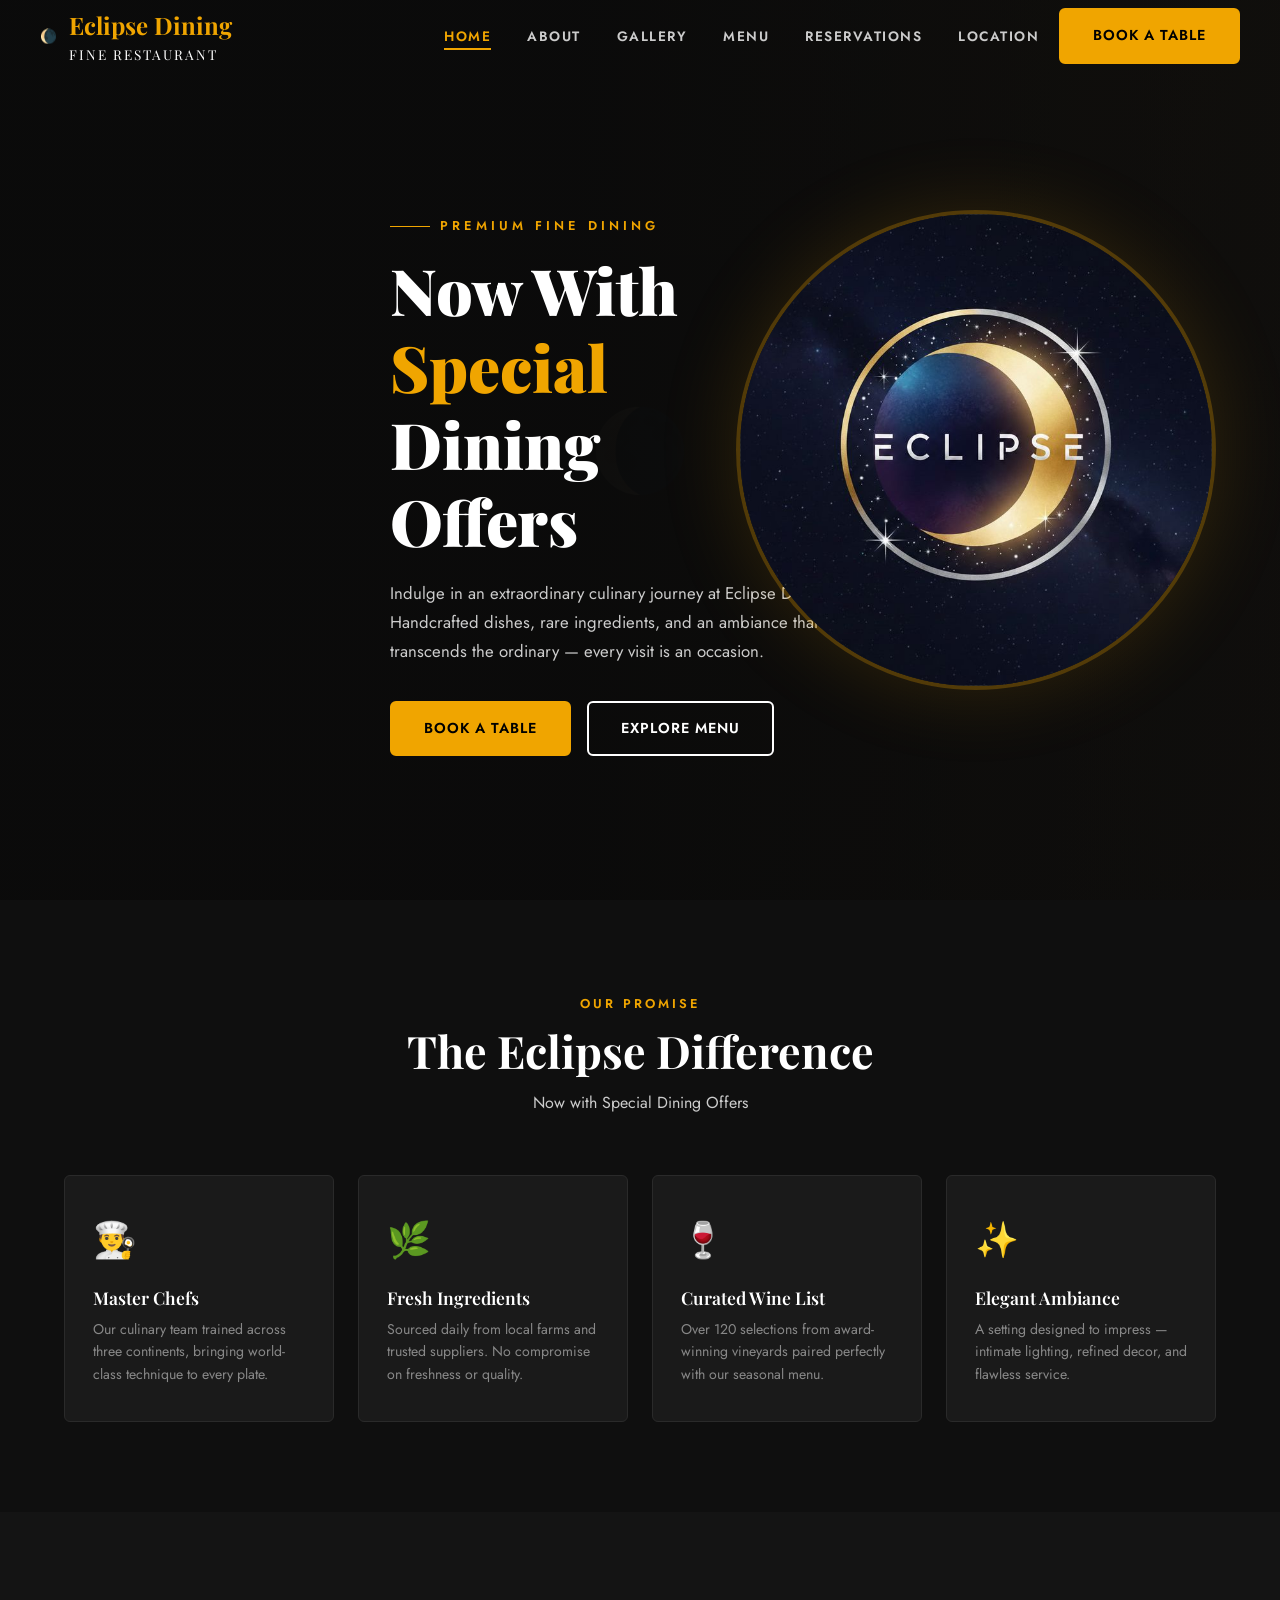
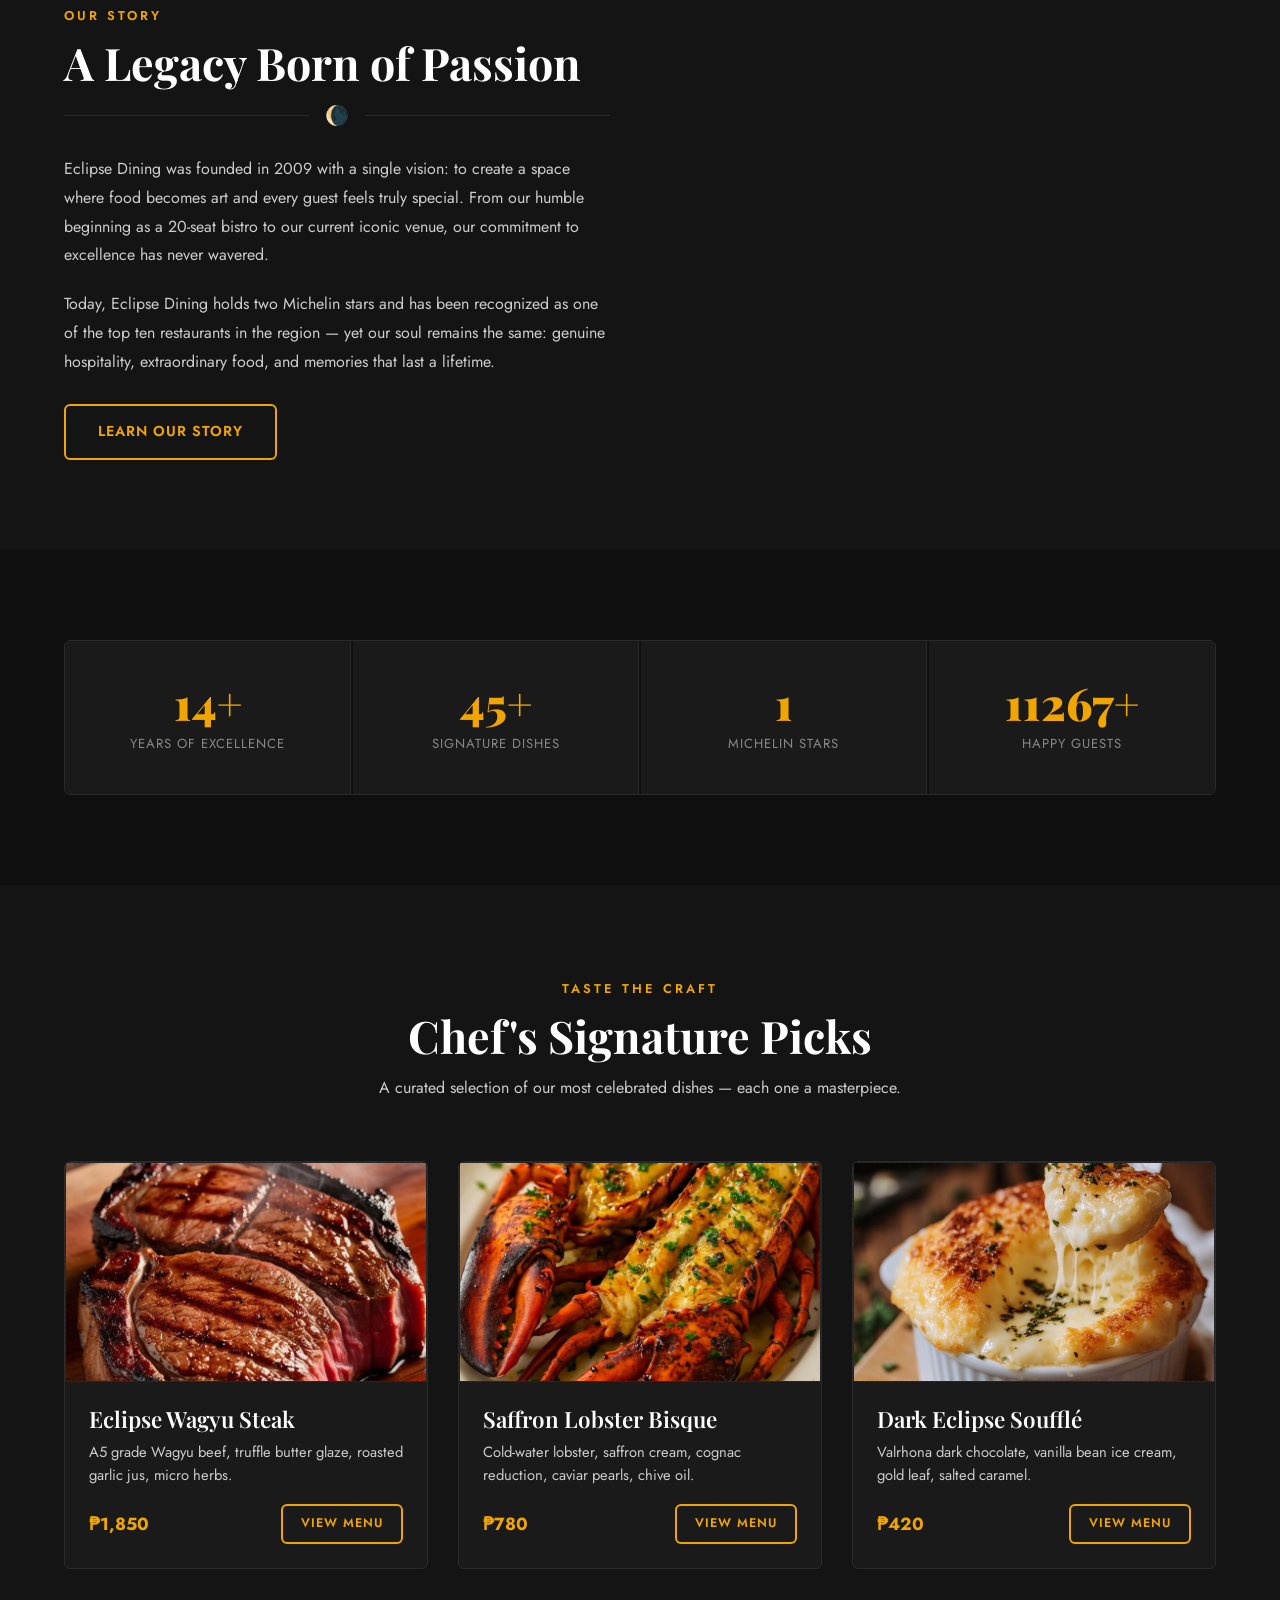
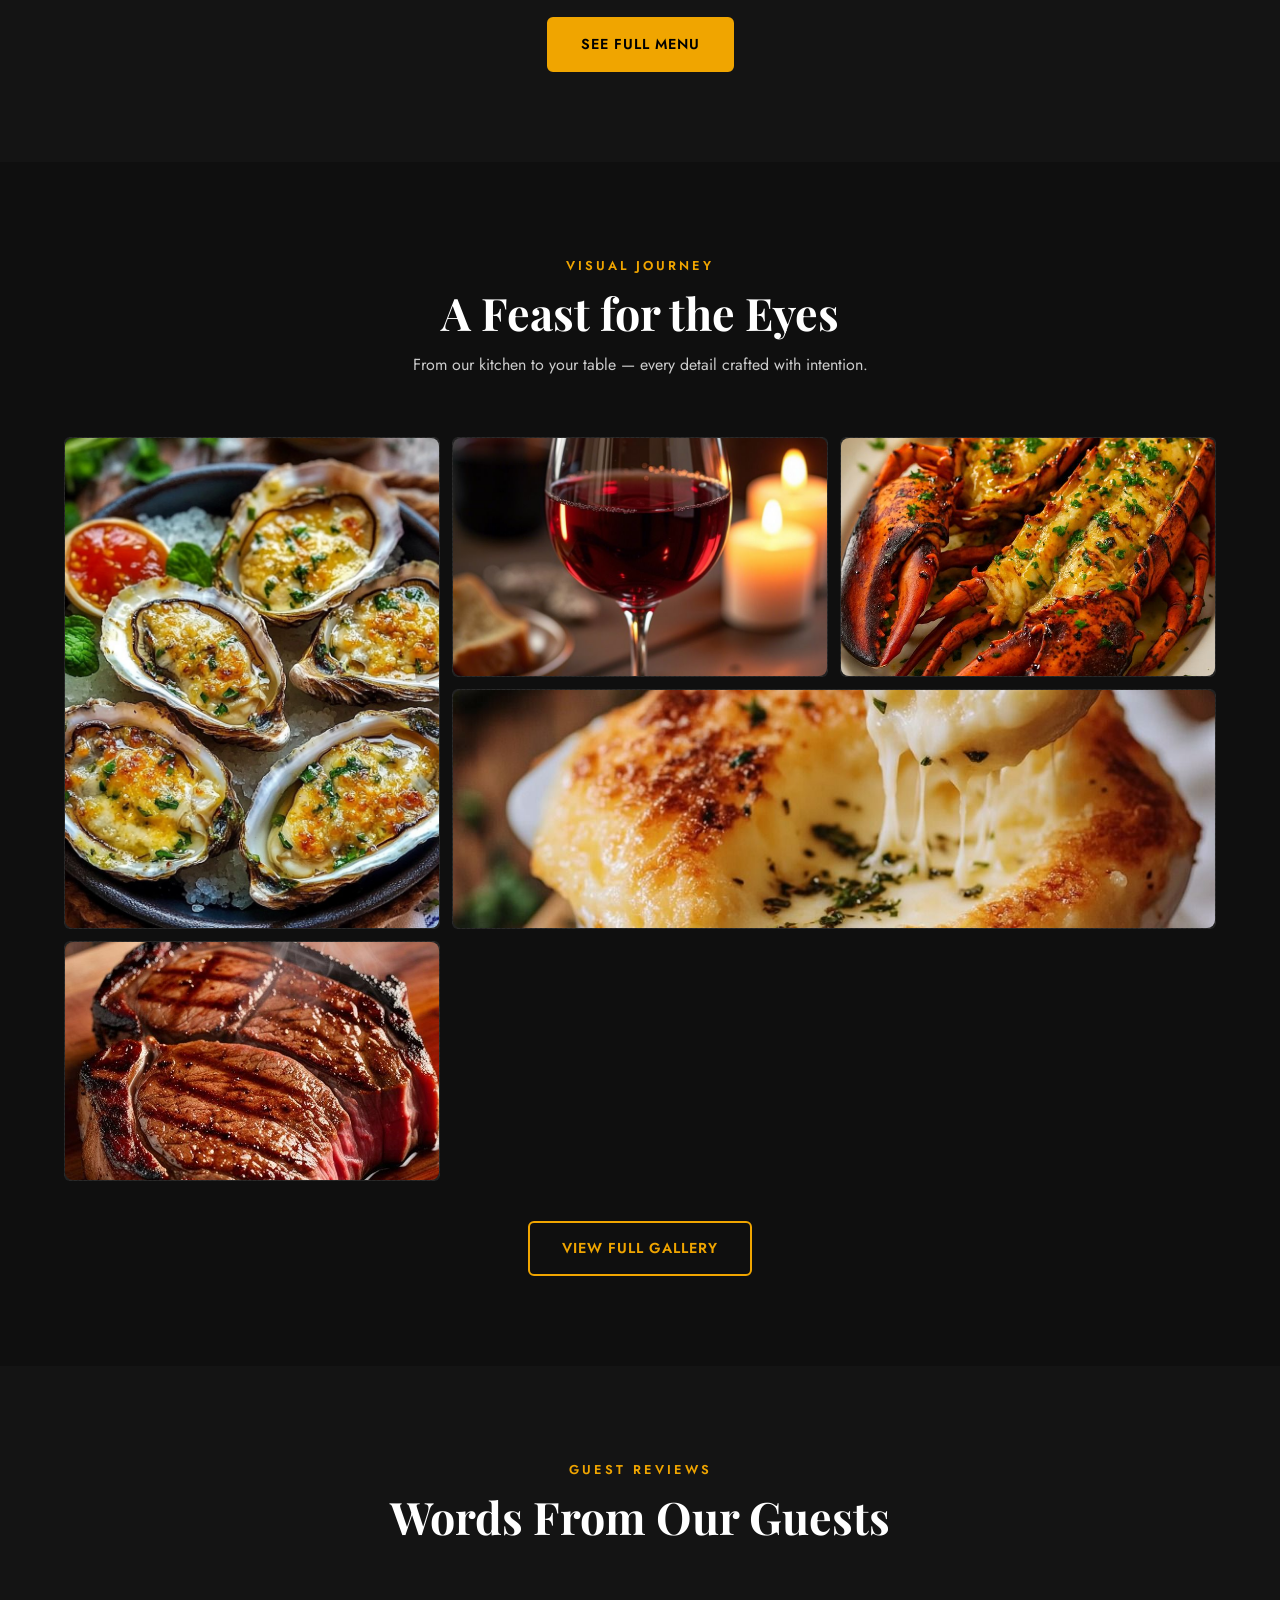
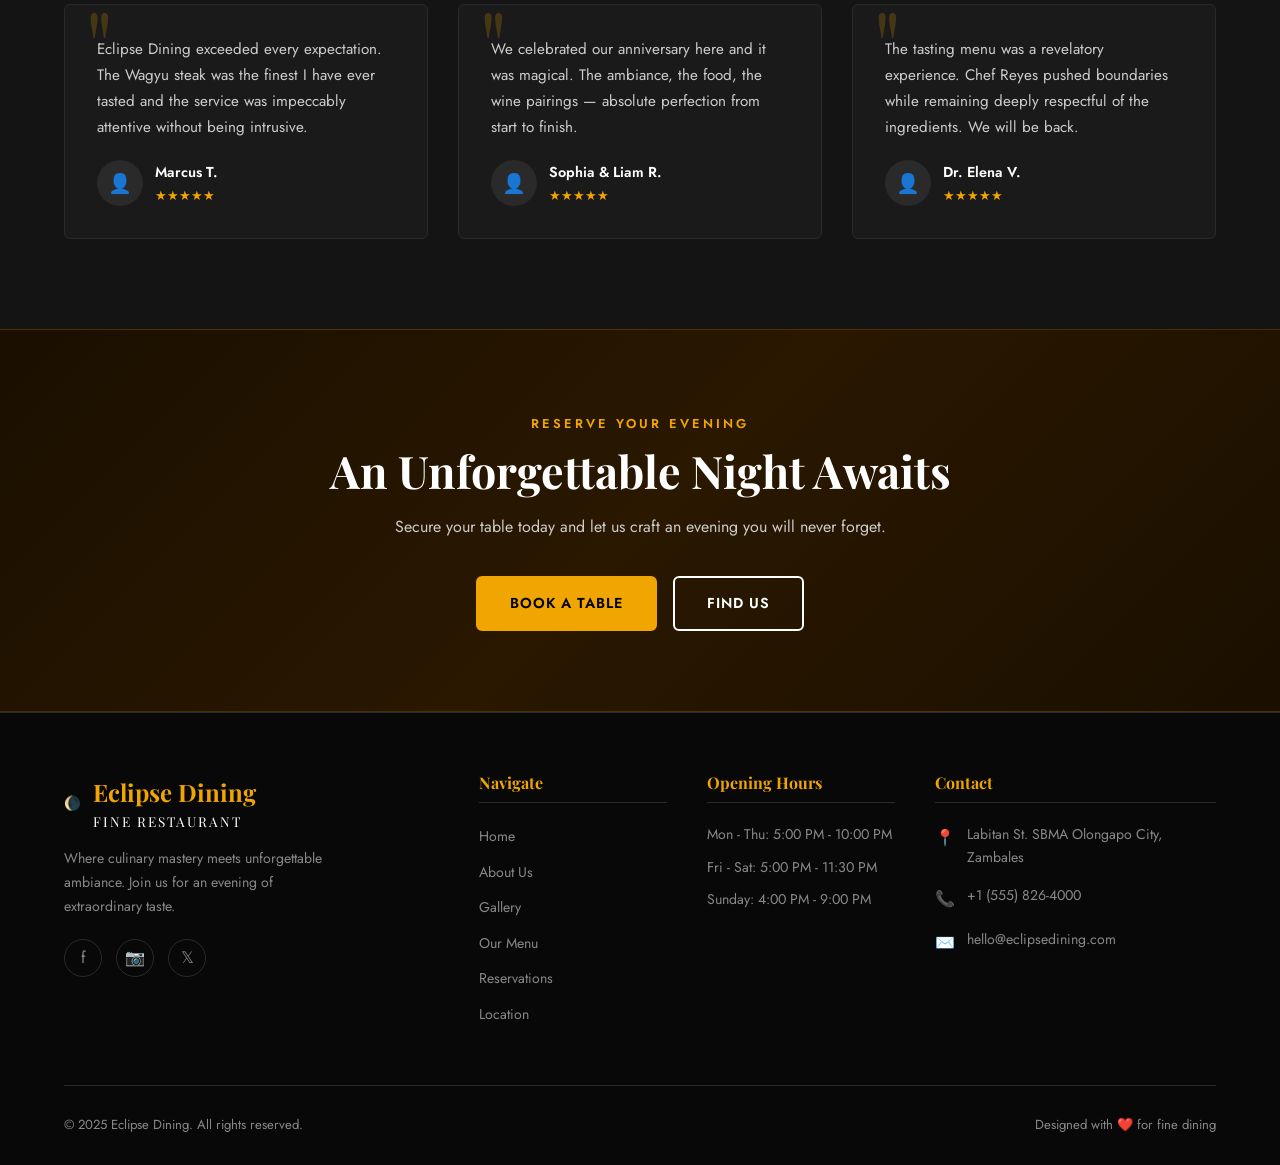
<file: index.html>
﻿<!DOCTYPE html>
<html lang="en">
<head>
  <meta charset="UTF-8" />
  <meta name="viewport" content="width=device-width, initial-scale=1.0" />
  <title>Eclipse Dining — Fine Dining Experience</title>
  <link rel="stylesheet" href="style.css" />
</head>
<body>

  <!-- -- NAVBAR -- -->
  <nav class="navbar">
    <div class="nav-logo">
      <span class="nav-logo-icon">🌘</span>
      <div>
        Eclipse Dining
        <span>Fine Restaurant</span>
      </div>
    </div>
    <ul class="nav-links">
      <li><a href="index.html">Home</a></li>
      <li><a href="about.html">About</a></li>
      <li><a href="gallery.html">Gallery</a></li>
      <li><a href="menu.html">Menu</a></li>
      <li><a href="reservation.html">Reservations</a></li>
      <li><a href="location.html">Location</a></li>
    </ul>
    <a href="reservation.html" class="btn btn-primary nav-cta">Book a Table</a>
    <button class="hamburger" aria-label="Menu">
      <span></span><span></span><span></span>
    </button>
  </nav>

  <!-- Mobile Menu -->
  <div class="mobile-menu">
    <a href="index.html">Home</a>
    <a href="about.html">About Us</a>
    <a href="gallery.html">Gallery</a>
    <a href="menu.html">Menu</a>
    <a href="reservation.html">Reservations</a>
    <a href="location.html">Location & Hours</a>
  </div>

  <!-- -- HERO -- -->
  <section class="hero">
    <div class="hero-bg-placeholder">🌘</div>
    <div class="hero-bg"></div>
    <div class="container">
      <div class="hero-content">
        <div class="hero-tag">Premium Fine Dining</div>
        <h1>
          Now With<br>
          <em>Special</em> <br>Dining<br>
          Offers
        </h1>
        <p>
          Indulge in an extraordinary culinary journey at Eclipse Dining.
          Handcrafted dishes, rare ingredients, and an ambiance that transcends
          the ordinary — every visit is an occasion.
        </p>
        <div class="hero-btns">
          <a href="reservation.html" class="btn btn-primary">Book a Table</a>
          <a href="menu.html" class="btn btn-outline">Explore Menu</a>
        </div>
      </div>
    </div>
    <!-- Hero food image placeholder -->
    <div class="hero-food-img">
      <div class="img-placeholder">
        <img src="Images/eclipse-dining.jpg" alt="Hero Food Image" style="width:100%;height:100%;object-fit:cover;border-radius:8px;">
      </div>
    </div>
  </section>

  <!-- -- WHY CHOOSE US -- -->
  <section class="section">
    <div class="container">
      <div class="section-header">
        <span class="section-tag">Our Promise</span>
        <h2>The Eclipse Difference</h2>
        <p>Now with Special Dining Offers</p>
      </div>
      <div class="grid-4">
        <div class="feature-box fade-in" data-delay="0">
          <div class="feature-icon">👨‍🍳</div>
          <h3>Master Chefs</h3>
          <p>Our culinary team trained across three continents, bringing world-class technique to every plate.</p>
        </div>
        <div class="feature-box fade-in" data-delay="100">
          <div class="feature-icon">🌿</div>
          <h3>Fresh Ingredients</h3>
          <p>Sourced daily from local farms and trusted suppliers. No compromise on freshness or quality.</p>
        </div>
        <div class="feature-box fade-in" data-delay="200">
          <div class="feature-icon">🍷</div>
          <h3>Curated Wine List</h3>
          <p>Over 120 selections from award-winning vineyards paired perfectly with our seasonal menu.</p>
        </div>
        <div class="feature-box fade-in" data-delay="300">
          <div class="feature-icon">✨</div>
          <h3>Elegant Ambiance</h3>
          <p>A setting designed to impress — intimate lighting, refined decor, and flawless service.</p>
        </div>
      </div>
    </div>
  </section>

  <!-- -- ABOUT STRIP -- -->
  <section class="section section-alt">
    <div class="container">
      <div class="grid-2">
        <div class="fade-in" data-delay="150">
          <span class="section-tag">Our Story</span>
          <h2>A Legacy Born of Passion</h2>
          <div class="divider"><div class="divider-line"></div><div class="divider-icon">🌘</div><div class="divider-line"></div></div>
          <p style="color:var(--text-light);margin-bottom:20px;line-height:1.8;">
            Eclipse Dining was founded in 2009 with a single vision: to create a space where food
            becomes art and every guest feels truly special. From our humble beginning as a 20-seat
            bistro to our current iconic venue, our commitment to excellence has never wavered.
          </p>
          <p style="color:var(--text-light);margin-bottom:28px;line-height:1.8;">
            Today, Eclipse Dining holds two Michelin stars and has been recognized as one of the
            top ten restaurants in the region — yet our soul remains the same: genuine hospitality,
            extraordinary food, and memories that last a lifetime.
          </p>
          <a href="about.html" class="btn btn-accent-outline">Learn Our Story</a>
        </div>
      </div>
    </div>
  </section>

  <!-- -- STATS -- -->
  <section class="section">
    <div class="container">
      <div class="stats-row">
        <div class="stat-box">
          <div class="stat-num" data-count="15" data-suffix="+">0+</div>
          <div class="stat-label">Years of Excellence</div>
        </div>
        <div class="stat-box">
          <div class="stat-num" data-count="48" data-suffix="+">0+</div>
          <div class="stat-label">Signature Dishes</div>
        </div>
        <div class="stat-box">
          <div class="stat-num" data-count="2">0</div>
          <div class="stat-label">Michelin Stars</div>
        </div>
        <div class="stat-box">
          <div class="stat-num" data-count="12000" data-suffix="+">0+</div>
          <div class="stat-label">Happy Guests</div>
        </div>
      </div>
    </div>
  </section>

  <!-- -- FEATURED MENU -- -->
  <section class="section section-alt">
    <div class="container">
      <div class="section-header">
        <span class="section-tag">Taste the Craft</span>
        <h2>Chef's Signature Picks</h2>
        <p>A curated selection of our most celebrated dishes — each one a masterpiece.</p>
      </div>
      <div class="grid-3">
        <!-- Card 1 -->
        <div class="card fade-in">
          <div class="card-img">
            <div class="img-placeholder">
              <img src="Images/steak.jpg" alt="Wagyu steak" style="width:100%;height:100%;object-fit:cover;" />
            </div>
          </div>
          <div class="card-body">
            <h3>Eclipse Wagyu Steak</h3>
            <p>A5 grade Wagyu beef, truffle butter glaze, roasted garlic jus, micro herbs.</p>
            <div style="display:flex;justify-content:space-between;align-items:center;margin-top:16px;">
              <span style="color:var(--accent);font-weight:700;font-size:1.1rem;">₱1,850</span>
              <a href="menu.html" class="btn btn-accent-outline" style="padding:8px 18px;font-size:0.78rem;">View Menu</a>
            </div>
          </div>
        </div>
        <!-- Card 2 -->
        <div class="card fade-in" data-delay="100">
          <div class="card-img">
            <div class="img-placeholder">
              <img src="Images/lobster.jpg" alt="Lobster bisque" style="width:100%;height:100%;object-fit:cover;" />
            </div>
          </div>
          <div class="card-body">
            <h3>Saffron Lobster Bisque</h3>
            <p>Cold-water lobster, saffron cream, cognac reduction, caviar pearls, chive oil.</p>
            <div style="display:flex;justify-content:space-between;align-items:center;margin-top:16px;">
              <span style="color:var(--accent);font-weight:700;font-size:1.1rem;">₱780</span>
              <a href="menu.html" class="btn btn-accent-outline" style="padding:8px 18px;font-size:0.78rem;">View Menu</a>
            </div>
          </div>
        </div>
        <!-- Card 3 -->
        <div class="card fade-in" data-delay="200">
          <div class="card-img">
            <div class="img-placeholder">
              <img src="Images/souffle.jpg" alt="Chocolate soufflé" style="width:100%;height:100%;object-fit:cover;" />
            </div>
          </div>
          <div class="card-body">
            <h3>Dark Eclipse Soufflé</h3>
            <p>Valrhona dark chocolate, vanilla bean ice cream, gold leaf, salted caramel.</p>
            <div style="display:flex;justify-content:space-between;align-items:center;margin-top:16px;">
              <span style="color:var(--accent);font-weight:700;font-size:1.1rem;">₱420</span>
              <a href="menu.html" class="btn btn-accent-outline" style="padding:8px 18px;font-size:0.78rem;">View Menu</a>
            </div>
          </div>
        </div>
      </div>
      <div style="text-align:center;margin-top:48px;">
        <a href="menu.html" class="btn btn-primary">See Full Menu</a>
      </div>
    </div>
  </section>

  <!-- -- GALLERY PREVIEW -- -->
  <section class="section">
    <div class="container">
      <div class="section-header">
        <span class="section-tag">Visual Journey</span>
        <h2>A Feast for the Eyes</h2>
        <p>From our kitchen to your table — every detail crafted with intention.</p>
      </div>
      <div class="gallery-grid">
        <div class="gallery-item tall">
          <div class="img-placeholder">
            <img src="Images/Oyster.jpg" alt="Gallery Image 1" style="width:100%;height:100%;object-fit:cover;border-radius:8px;">
          </div>
          <div class="gallery-overlay"></div>
        </div>
        <div class="gallery-item">
          <div class="img-placeholder">
            <img src="Images/wine.jpg" alt="Gallery Image 2" style="width:100%;height:100%;object-fit:cover;border-radius:8px;">
          </div>
          <div class="gallery-overlay"></div>
        </div>
        <div class="gallery-item">
          <div class="img-placeholder">
            <img src="Images/lobster.jpg" alt="Gallery Image 3" style="width:100%;height:100%;object-fit:cover;border-radius:8px;">
          </div>
          <div class="gallery-overlay"></div>
        </div>
        <div class="gallery-item wide">
          <div class="img-placeholder">
           <img src="Images/souffle.jpg" alt="Gallery Image 4" style="width:100%;height:100%;object-fit:cover;border-radius:8px;"> 
          </div>
          <div class="gallery-overlay"></div>
        </div>
        <div class="gallery-item">
          <div class="img-placeholder">
            <img src="Images/steak.jpg" alt="Gallery Image 5" style="width:100%;height:100%;object-fit:cover;border-radius:8px;">
          </div>
          <div class="gallery-overlay"></div>
        </div>
      </div>
      <div style="text-align:center;margin-top:40px;">
        <a href="gallery.html" class="btn btn-accent-outline">View Full Gallery</a>
      </div>
    </div>
  </section>

  <!-- -- TESTIMONIALS -- -->
  <section class="section section-alt">
    <div class="container">
      <div class="section-header">
        <span class="section-tag">Guest Reviews</span>
        <h2>Words From Our Guests</h2>
      </div>
      <div class="grid-3">
        <div class="testimonial-card fade-in">
          <p class="testimonial-text">
            Eclipse Dining exceeded every expectation. The Wagyu steak was the finest
            I have ever tasted and the service was impeccably attentive without being intrusive.
          </p>
          <div class="testimonial-author">
            <div class="testimonial-avatar">👤</div>
            <div>
              <div class="testimonial-name">Marcus T.</div>
              <div class="testimonial-stars">★★★★★</div>
            </div>
          </div>
        </div>
        <div class="testimonial-card fade-in" data-delay="100">
          <p class="testimonial-text">
            We celebrated our anniversary here and it was magical. The ambiance, the food,
            the wine pairings — absolute perfection from start to finish.
          </p>
          <div class="testimonial-author">
            <div class="testimonial-avatar">👤</div>
            <div>
              <div class="testimonial-name">Sophia & Liam R.</div>
              <div class="testimonial-stars">★★★★★</div>
            </div>
          </div>
        </div>
        <div class="testimonial-card fade-in" data-delay="200">
          <p class="testimonial-text">
            The tasting menu was a revelatory experience. Chef Reyes pushed boundaries
            while remaining deeply respectful of the ingredients. We will be back.
          </p>
          <div class="testimonial-author">
            <div class="testimonial-avatar">👤</div>
            <div>
              <div class="testimonial-name">Dr. Elena V.</div>
              <div class="testimonial-stars">★★★★★</div>
            </div>
          </div>
        </div>
      </div>
    </div>
  </section>

  <!-- -- CTA BANNER -- -->
  <section class="cta-banner">
    <div class="container">
      <span class="section-tag">Reserve Your Evening</span>
      <h2>An Unforgettable Night Awaits</h2>
      <p>Secure your table today and let us craft an evening you will never forget.</p>
      <div style="display:flex;gap:16px;justify-content:center;flex-wrap:wrap;">
        <a href="reservation.html" class="btn btn-primary">Book a Table</a>
        <a href="location.html" class="btn btn-outline">Find Us</a>
      </div>
    </div>
  </section>

  <!-- FOOTER -->
  <footer class="footer">
    <div class="container">
      <div class="footer-grid">
        <div class="footer-brand">
          <div class="nav-logo" style="margin-bottom:0;">
            <span class="nav-logo-icon">🌘</span>
            <div>Eclipse Dining<span>Fine Restaurant</span></div>
          </div>
          <p>Where culinary mastery meets unforgettable ambiance. Join us for an evening of extraordinary taste.</p>
          <div class="social-links" style="margin-top:20px;">
            <a class="social-link" href="#" title="Facebook">f</a>
            <a class="social-link" href="#" title="Instagram">📷</a>
            <a class="social-link" href="#" title="Twitter">𝕏</a>
          </div>
        </div>
        <div class="footer-col">
          <h4>Navigate</h4>
          <ul>
            <li><a href="index.html">Home</a></li>
            <li><a href="about.html">About Us</a></li>
            <li><a href="gallery.html">Gallery</a></li>
            <li><a href="menu.html">Our Menu</a></li>
            <li><a href="reservation.html">Reservations</a></li>
            <li><a href="location.html">Location</a></li>
          </ul>
        </div>
        <div class="footer-col">
          <h4>Opening Hours</h4>
          <ul>
            <li style="color:var(--text-muted);font-size:0.88rem;margin-bottom:10px;">Mon - Thu: 5:00 PM - 10:00 PM</li>
            <li style="color:var(--text-muted);font-size:0.88rem;margin-bottom:10px;">Fri - Sat: 5:00 PM - 11:30 PM</li>
            <li style="color:var(--text-muted);font-size:0.88rem;margin-bottom:10px;">Sunday: 4:00 PM - 9:00 PM</li>
          </ul>
        </div>
        <div class="footer-col">
          <h4>Contact</h4>
          <div class="footer-contact-item">
            <span class="footer-contact-icon">📍</span>
            <span>Labitan St. SBMA Olongapo City, Zambales</span>
          </div>
          <div class="footer-contact-item">
            <span class="footer-contact-icon">📞</span>
            <span>+1 (555) 826-4000</span>
          </div>
          <div class="footer-contact-item">
            <span class="footer-contact-icon">✉️</span>
            <span>hello@eclipsedining.com</span>
          </div>
        </div>
      </div>
      <div class="footer-bottom">
        <span>© 2025 Eclipse Dining. All rights reserved.</span>
        <span>Designed with ❤️ for fine dining</span>
      </div>
    </div>
  </footer>

  <button class="back-to-top" title="Back to top">↑</button>
  <script src="main.js"></script>
</body>
</html>
</file>
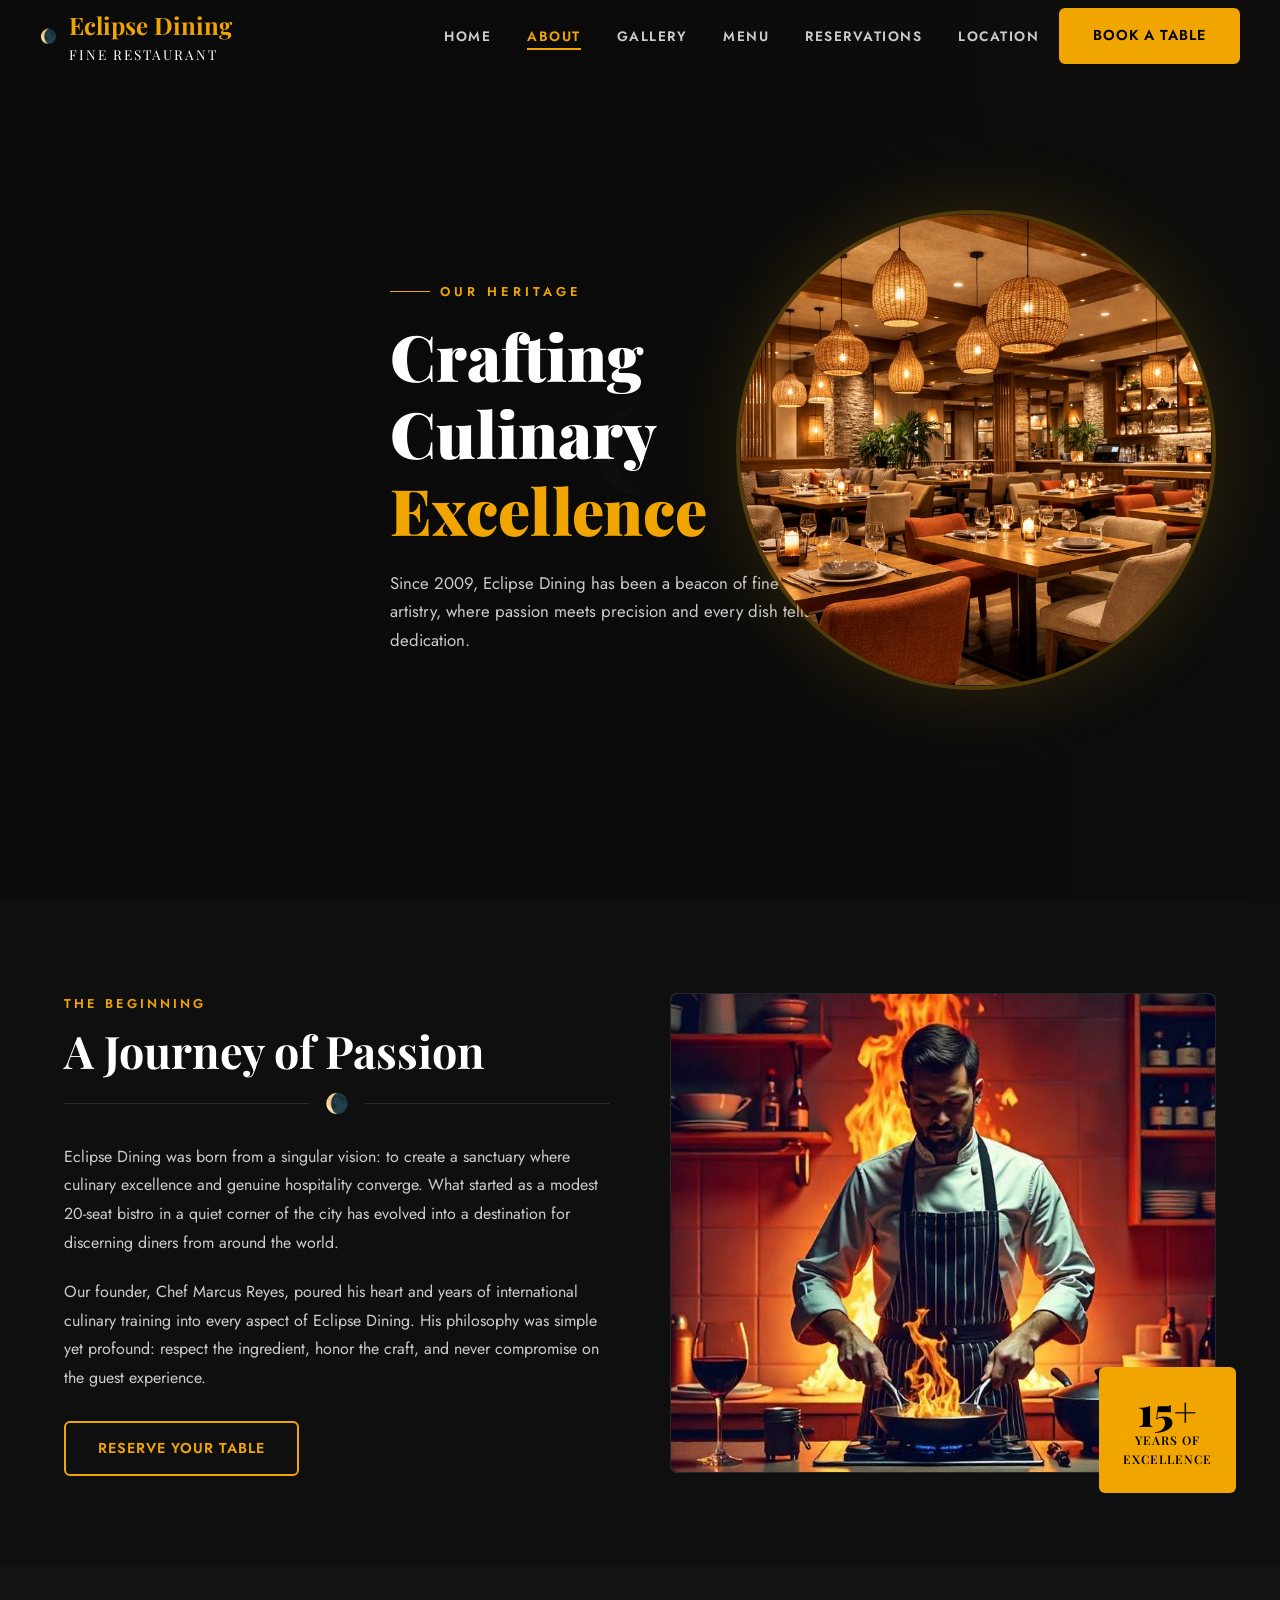
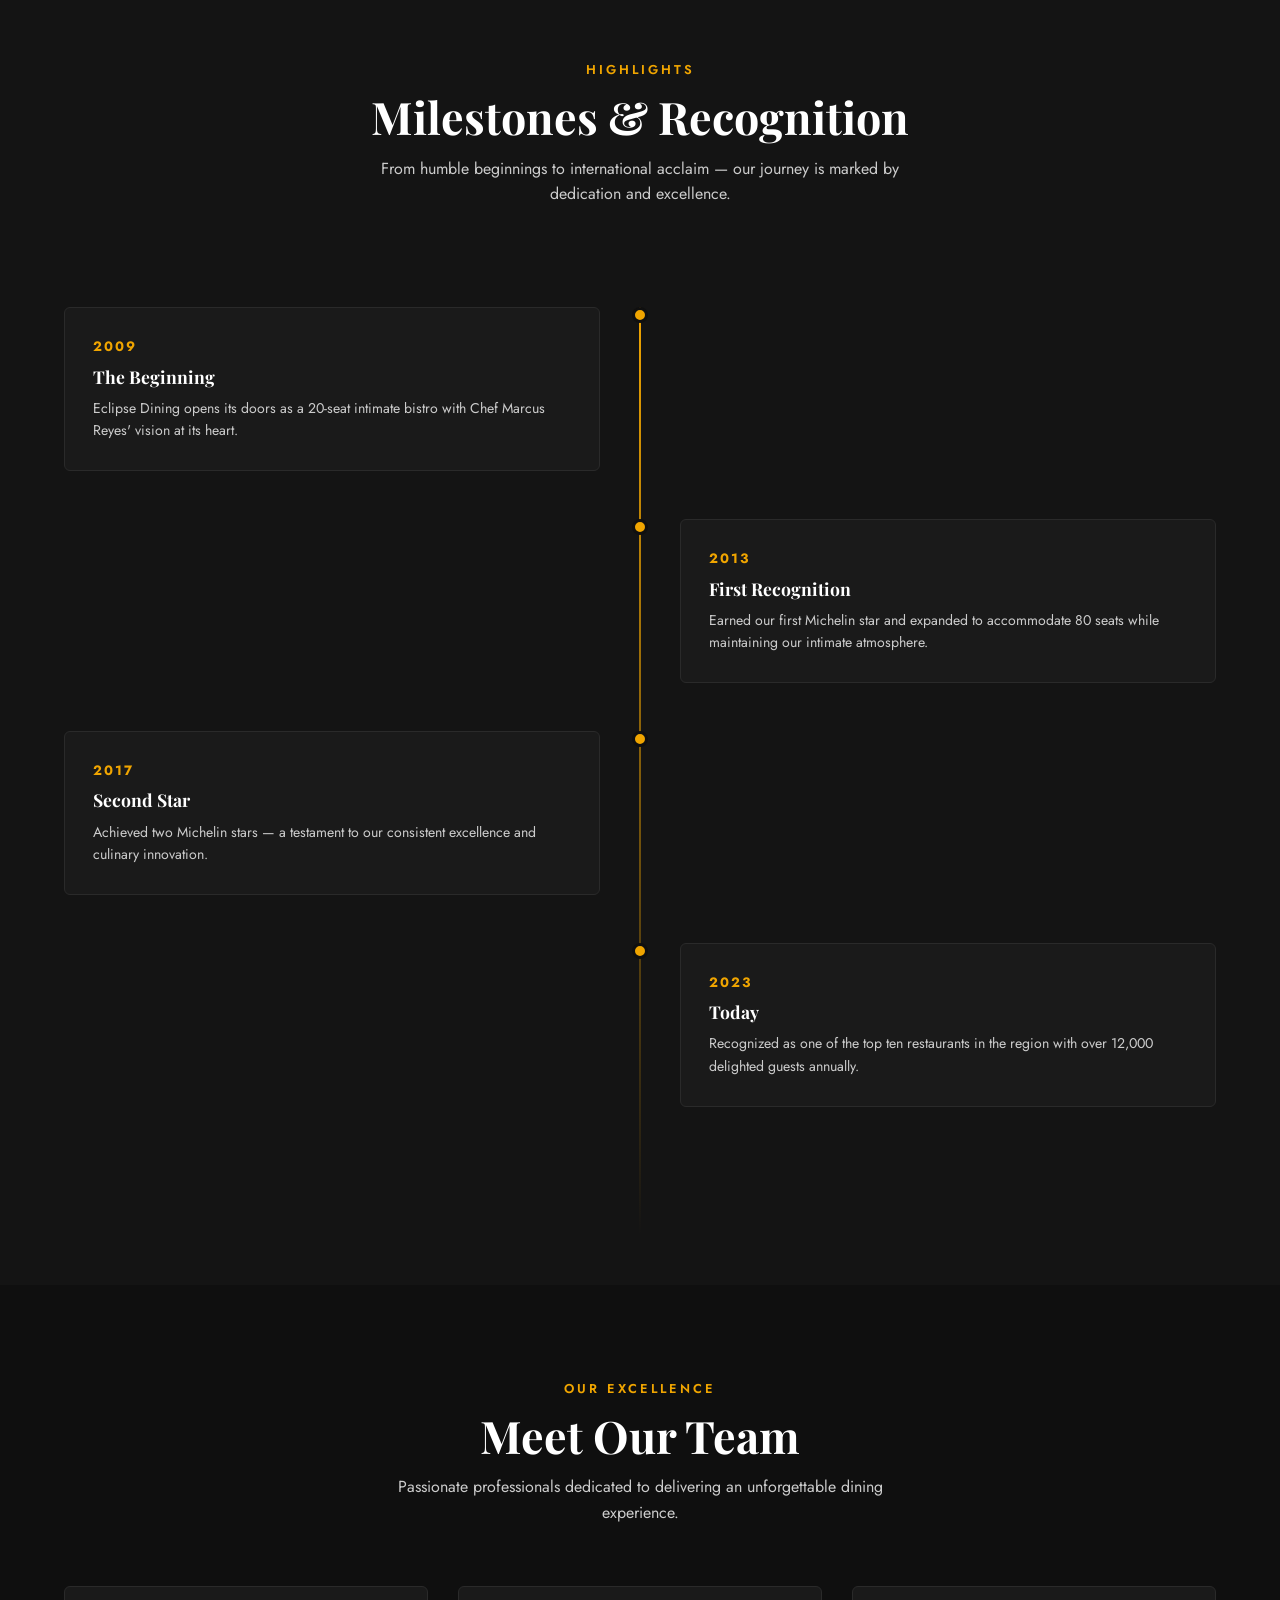
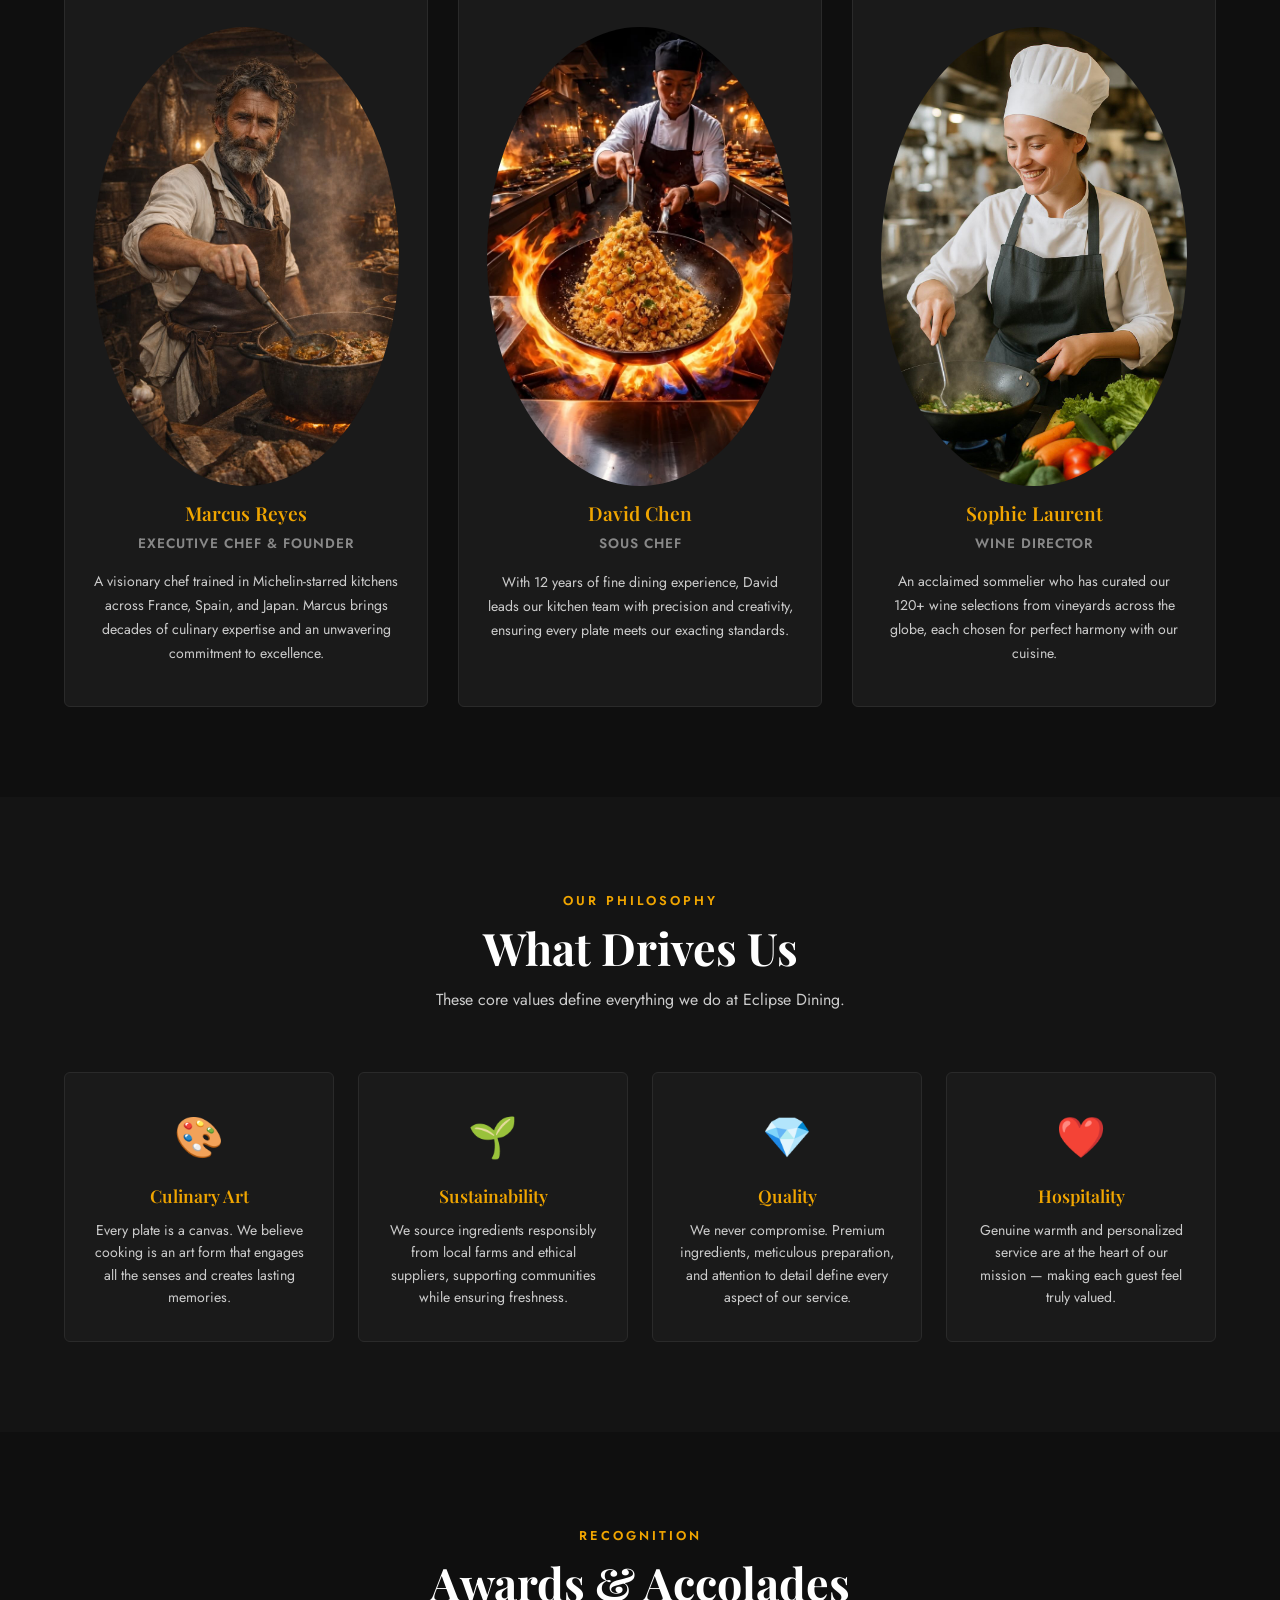
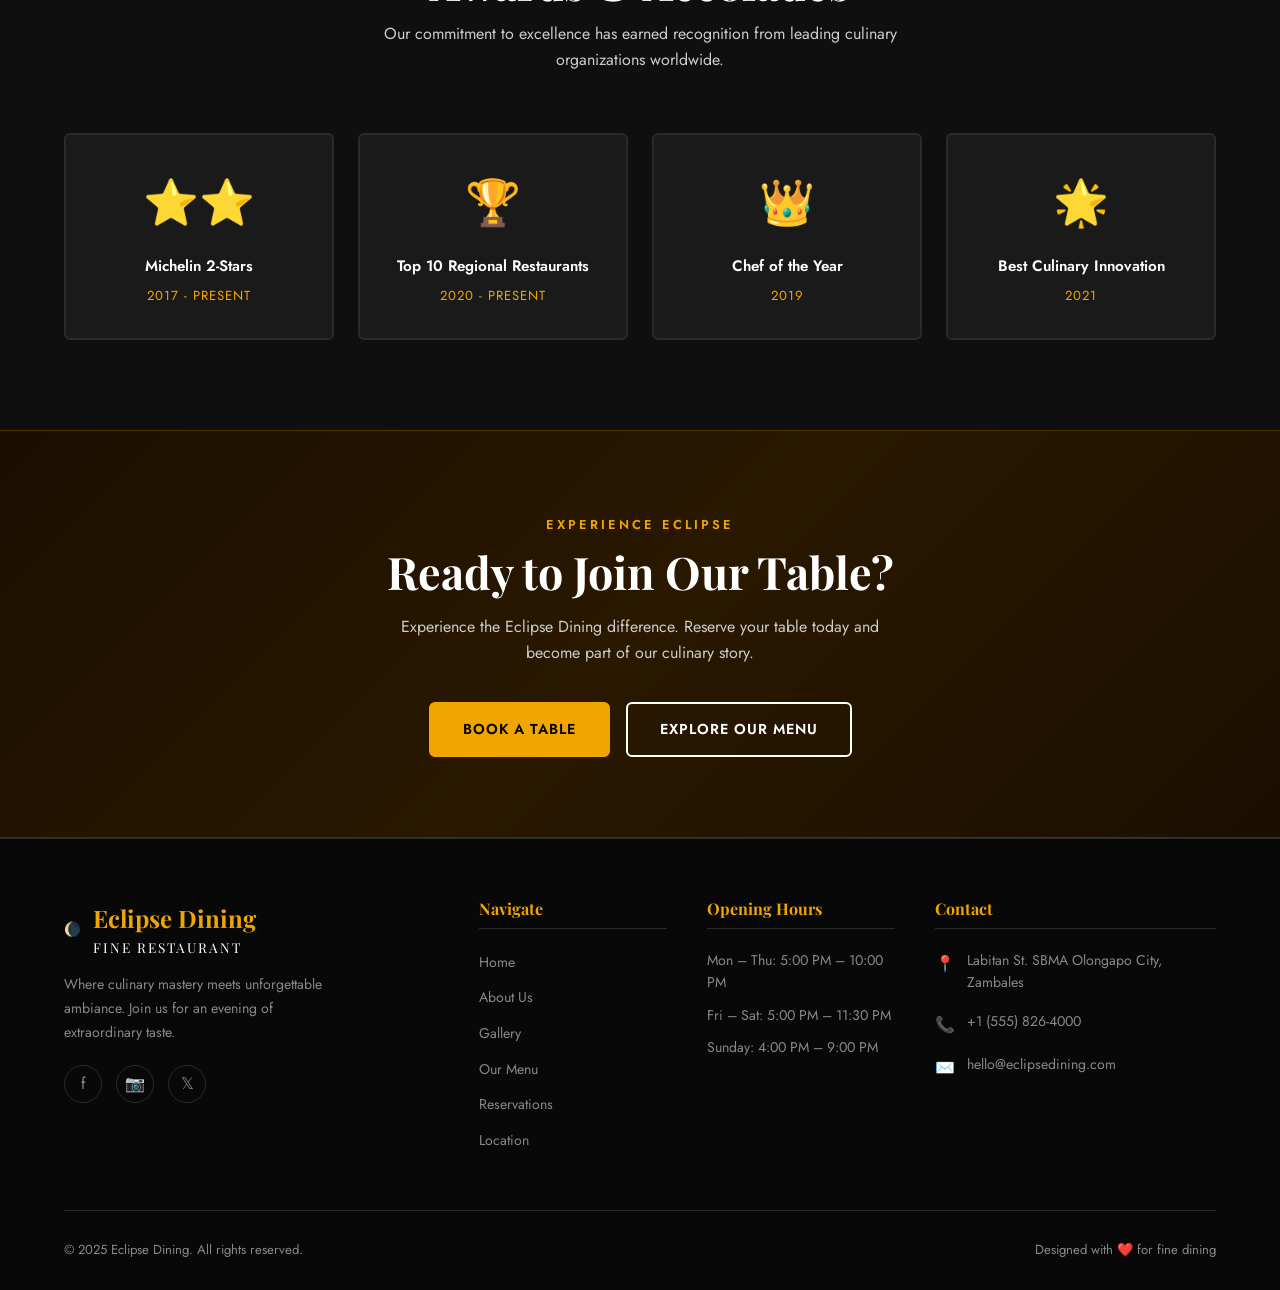
<file: about.html>
<!DOCTYPE html>
<html lang="en">
<head>
  <meta charset="UTF-8" />
  <meta name="viewport" content="width=device-width, initial-scale=1.0" />
  <title>About Us — Eclipse Dining</title>
  <link rel="stylesheet" href="style.css" />
</head>
<body>

  <!-- ── NAVBAR ── -->
  <nav class="navbar">
    <div class="nav-logo">
      <span class="nav-logo-icon">🌘</span>
      <div>
        Eclipse Dining
        <span>Fine Restaurant</span>
      </div>
    </div>
    <ul class="nav-links">
      <li><a href="index.html">Home</a></li>
      <li><a href="about.html">About</a></li>
      <li><a href="gallery.html">Gallery</a></li>
      <li><a href="menu.html">Menu</a></li>
      <li><a href="reservation.html">Reservations</a></li>
      <li><a href="location.html">Location</a></li>
    </ul>
    <a href="reservation.html" class="btn btn-primary nav-cta">Book a Table</a>
    <button class="hamburger" aria-label="Menu">
      <span></span><span></span><span></span>
    </button>
  </nav>

  <!-- Mobile Menu -->
  <div class="mobile-menu">
    <a href="index.html">Home</a>
    <a href="about.html">About Us</a>
    <a href="gallery.html">Gallery</a>
    <a href="menu.html">Menu</a>
    <a href="reservation.html">Reservations</a>
    <a href="location.html">Location & Hours</a>
  </div>

  <!-- ── HERO ── -->
  <section class="hero">
    <div class="hero-bg-placeholder">🌘</div>
    <div class="hero-bg"></div>
    <div class="container">
      <div class="hero-content">
        <div class="hero-tag">Our Heritage</div>
        <h1>
          Crafting<br>
          Culinary<br>
          <em>Excellence</em>
        </h1>
        <p>
          Since 2009, Eclipse Dining has been a beacon of fine culinary artistry, 
          where passion meets precision and every dish tells a story of dedication.
        </p>
      </div>
    </div>
    <!-- Hero image placeholder -->
    <div class="hero-food-img">
      <div class="img-placeholder">
        <img src="Images/restaurant.jpg" alt="Restaurant Image" style="width:100%;height:100%;object-fit:cover;border-radius:8px;">
      </div>
    </div>
  </section>

  <!-- ── OUR STORY ── -->
  <section class="section">
    <div class="container">
      <div class="grid-2">
        <div class="fade-in">
          <span class="section-tag">The Beginning</span>
          <h2>A Journey of Passion</h2>
          <div class="divider"><div class="divider-line"></div><div class="divider-icon">🌘</div><div class="divider-line"></div></div>
          <p style="color:var(--text-light);margin-bottom:20px;line-height:1.8;">
            Eclipse Dining was born from a singular vision: to create a sanctuary where culinary excellence 
            and genuine hospitality converge. What started as a modest 20-seat bistro in a quiet corner of the city 
            has evolved into a destination for discerning diners from around the world.
          </p>
          <p style="color:var(--text-light);margin-bottom:28px;line-height:1.8;">
            Our founder, Chef Marcus Reyes, poured his heart and years of international culinary training into 
            every aspect of Eclipse Dining. His philosophy was simple yet profound: respect the ingredient, honor 
            the craft, and never compromise on the guest experience.
          </p>
          <a href="reservation.html" class="btn btn-accent-outline">Reserve Your Table</a>
        </div>
        <div class="fade-in" data-delay="150">
          <div class="about-img-wrap">
            <div class="about-img-main">
              <div class="img-placeholder" style="height:100%;">
                <img src="Images/chef.jpg" alt="Chef Image" style="width:100%;height:100%;object-fit:cover;border-radius:8px;">
              </div>
            </div>
            <div class="about-img-badge">
              <div class="num">15+</div>
              <div class="lbl">Years of<br>Excellence</div>
            </div>
          </div>
        </div>
      </div>
    </div>
  </section>

  <!-- ── MILESTONES ── -->
  <section class="section section-alt">
    <div class="container">
      <div class="section-header">
        <span class="section-tag">Highlights</span>
        <h2>Milestones & Recognition</h2>
        <p>From humble beginnings to international acclaim — our journey is marked by dedication and excellence.</p>
      </div>
      <div class="timeline">
        <div class="timeline-item fade-in">
          <div class="timeline-dot"></div>
          <div class="timeline-content">
            <span class="timeline-year">2009</span>
            <h4>The Beginning</h4>
            <p>Eclipse Dining opens its doors as a 20-seat intimate bistro with Chef Marcus Reyes' vision at its heart.</p>
          </div>
        </div>
        <div class="timeline-item fade-in" data-delay="100">
          <div class="timeline-dot"></div>
          <div class="timeline-content">
            <span class="timeline-year">2013</span>
            <h4>First Recognition</h4>
            <p>Earned our first Michelin star and expanded to accommodate 80 seats while maintaining our intimate atmosphere.</p>
          </div>
        </div>
        <div class="timeline-item fade-in" data-delay="200">
          <div class="timeline-dot"></div>
          <div class="timeline-content">
            <span class="timeline-year">2017</span>
            <h4>Second Star</h4>
            <p>Achieved two Michelin stars — a testament to our consistent excellence and culinary innovation.</p>
          </div>
        </div>
        <div class="timeline-item fade-in" data-delay="300">
          <div class="timeline-dot"></div>
          <div class="timeline-content">
            <span class="timeline-year">2023</span>
            <h4>Today</h4>
            <p>Recognized as one of the top ten restaurants in the region with over 12,000 delighted guests annually.</p>
          </div>
        </div>
      </div>
    </div>
  </section>

  <!-- ── TEAM ── -->
  <section class="section">
    <div class="container">
      <div class="section-header">
        <span class="section-tag">Our Excellence</span>
        <h2>Meet Our Team</h2>
        <p>Passionate professionals dedicated to delivering an unforgettable dining experience.</p>
      </div>
      <div class="grid-3">
        <div class="team-card fade-in">
          <div class="team-avatar">
            <img src="Images/Marcus.jpg" alt="Chef Marcus Reyes" style="width:100%;height:100%;object-fit:cover;border-radius:50%;">
          </div>
          <h3>Marcus Reyes</h3>
          <p class="team-title">Executive Chef & Founder</p>
          <p class="team-bio">
            A visionary chef trained in Michelin-starred kitchens across France, Spain, and Japan. 
            Marcus brings decades of culinary expertise and an unwavering commitment to excellence.
          </p>
        </div>
        <div class="team-card fade-in" data-delay="100">
          <div class="team-avatar">
            <img src="Images/david.jpg" alt="Chef David Chen" style="width:100%;height:100%;object-fit:cover;border-radius:50%;">
          </div>
          <h3>David Chen</h3>
          <p class="team-title">Sous Chef</p>
          <p class="team-bio">
            With 12 years of fine dining experience, David leads our kitchen team with precision and creativity, 
            ensuring every plate meets our exacting standards.
          </p>
        </div>
        <div class="team-card fade-in" data-delay="200">
          <div class="team-avatar">
            <img src="Images/Sophie.jpg" alt="Sophie Laurent" style="width:100%;height:100%;object-fit:cover;border-radius:50%;">
          </div>
          <h3>Sophie Laurent</h3>
          <p class="team-title">Wine Director</p>
          <p class="team-bio">
            An acclaimed sommelier who has curated our 120+ wine selections from vineyards across the globe, 
            each chosen for perfect harmony with our cuisine.
          </p>
        </div>
      </div>
    </div>
  </section>

  <!-- ── VALUES ── -->
  <section class="section section-alt">
    <div class="container">
      <div class="section-header">
        <span class="section-tag">Our Philosophy</span>
        <h2>What Drives Us</h2>
        <p>These core values define everything we do at Eclipse Dining.</p>
      </div>
      <div class="grid-4">
        <div class="values-box fade-in">
          <div class="values-icon">🎨</div>
          <h3>Culinary Art</h3>
          <p>Every plate is a canvas. We believe cooking is an art form that engages all the senses and creates lasting memories.</p>
        </div>
        <div class="values-box fade-in" data-delay="100">
          <div class="values-icon">🌱</div>
          <h3>Sustainability</h3>
          <p>We source ingredients responsibly from local farms and ethical suppliers, supporting communities while ensuring freshness.</p>
        </div>
        <div class="values-box fade-in" data-delay="200">
          <div class="values-icon">💎</div>
          <h3>Quality</h3>
          <p>We never compromise. Premium ingredients, meticulous preparation, and attention to detail define every aspect of our service.</p>
        </div>
        <div class="values-box fade-in" data-delay="300">
          <div class="values-icon">❤️</div>
          <h3>Hospitality</h3>
          <p>Genuine warmth and personalized service are at the heart of our mission — making each guest feel truly valued.</p>
        </div>
      </div>
    </div>
  </section>

  <!-- ── AWARDS & RECOGNITION ── -->
  <section class="section">
    <div class="container">
      <div class="section-header">
        <span class="section-tag">Recognition</span>
        <h2>Awards & Accolades</h2>
        <p>Our commitment to excellence has earned recognition from leading culinary organizations worldwide.</p>
      </div>
      <div class="awards-grid">
        <div class="award-box fade-in">
          <div class="award-icon">⭐⭐</div>
          <p class="award-name">Michelin 2-Stars</p>
          <p class="award-year">2017 - Present</p>
        </div>
        <div class="award-box fade-in" data-delay="100">
          <div class="award-icon">🏆</div>
          <p class="award-name">Top 10 Regional Restaurants</p>
          <p class="award-year">2020 - Present</p>
        </div>
        <div class="award-box fade-in" data-delay="200">
          <div class="award-icon">👑</div>
          <p class="award-name">Chef of the Year</p>
          <p class="award-year">2019</p>
        </div>
        <div class="award-box fade-in" data-delay="300">
          <div class="award-icon">🌟</div>
          <p class="award-name">Best Culinary Innovation</p>
          <p class="award-year">2021</p>
        </div>
      </div>
    </div>
  </section>

  <!-- ── CALL TO ACTION ── -->
  <section class="cta-banner">
    <div class="container">
      <span class="section-tag">Experience Eclipse</span>
      <h2>Ready to Join Our Table?</h2>
      <p>Experience the Eclipse Dining difference. Reserve your table today and become part of our culinary story.</p>
      <div style="display:flex;gap:16px;justify-content:center;flex-wrap:wrap;">
        <a href="reservation.html" class="btn btn-primary">Book a Table</a>
        <a href="menu.html" class="btn btn-outline">Explore Our Menu</a>
      </div>
    </div>
  </section>

  <!-- ── FOOTER ── -->
  <footer class="footer">
    <div class="container">
      <div class="footer-grid">
        <div class="footer-brand">
          <div class="nav-logo" style="margin-bottom:0;">
            <span class="nav-logo-icon">🌘</span>
            <div>Eclipse Dining<span>Fine Restaurant</span></div>
          </div>
          <p>Where culinary mastery meets unforgettable ambiance. Join us for an evening of extraordinary taste.</p>
          <div class="social-links" style="margin-top:20px;">
            <a class="social-link" href="#" title="Facebook">f</a>
            <a class="social-link" href="#" title="Instagram">📷</a>
            <a class="social-link" href="#" title="Twitter">𝕏</a>
          </div>
        </div>
        <div class="footer-col">
          <h4>Navigate</h4>
          <ul>
            <li><a href="index.html">Home</a></li>
            <li><a href="about.html">About Us</a></li>
            <li><a href="gallery.html">Gallery</a></li>
            <li><a href="menu.html">Our Menu</a></li>
            <li><a href="reservation.html">Reservations</a></li>
            <li><a href="location.html">Location</a></li>
          </ul>
        </div>
        <div class="footer-col">
          <h4>Opening Hours</h4>
          <ul>
            <li style="color:var(--text-muted);font-size:0.88rem;margin-bottom:10px;">Mon – Thu: 5:00 PM – 10:00 PM</li>
            <li style="color:var(--text-muted);font-size:0.88rem;margin-bottom:10px;">Fri – Sat: 5:00 PM – 11:30 PM</li>
            <li style="color:var(--text-muted);font-size:0.88rem;margin-bottom:10px;">Sunday: 4:00 PM – 9:00 PM</li>
          </ul>
        </div>
        <div class="footer-col">
          <h4>Contact</h4>
          <div class="footer-contact-item">
            <span class="footer-contact-icon">📍</span>
            <span>Labitan St. SBMA Olongapo City, Zambales</span>
          </div>
          <div class="footer-contact-item">
            <span class="footer-contact-icon">📞</span>
            <span>+1 (555) 826-4000</span>
          </div>
          <div class="footer-contact-item">
            <span class="footer-contact-icon">✉️</span>
            <span>hello@eclipsedining.com</span>
          </div>
        </div>
      </div>
      <div class="footer-bottom">
        <span>© 2025 Eclipse Dining. All rights reserved.</span>
        <span>Designed with ❤️ for fine dining</span>
      </div>
    </div>
  </footer>

  <button class="back-to-top" title="Back to top">↑</button>
  <script src="main.js"></script>
</body>
</html>
</file>
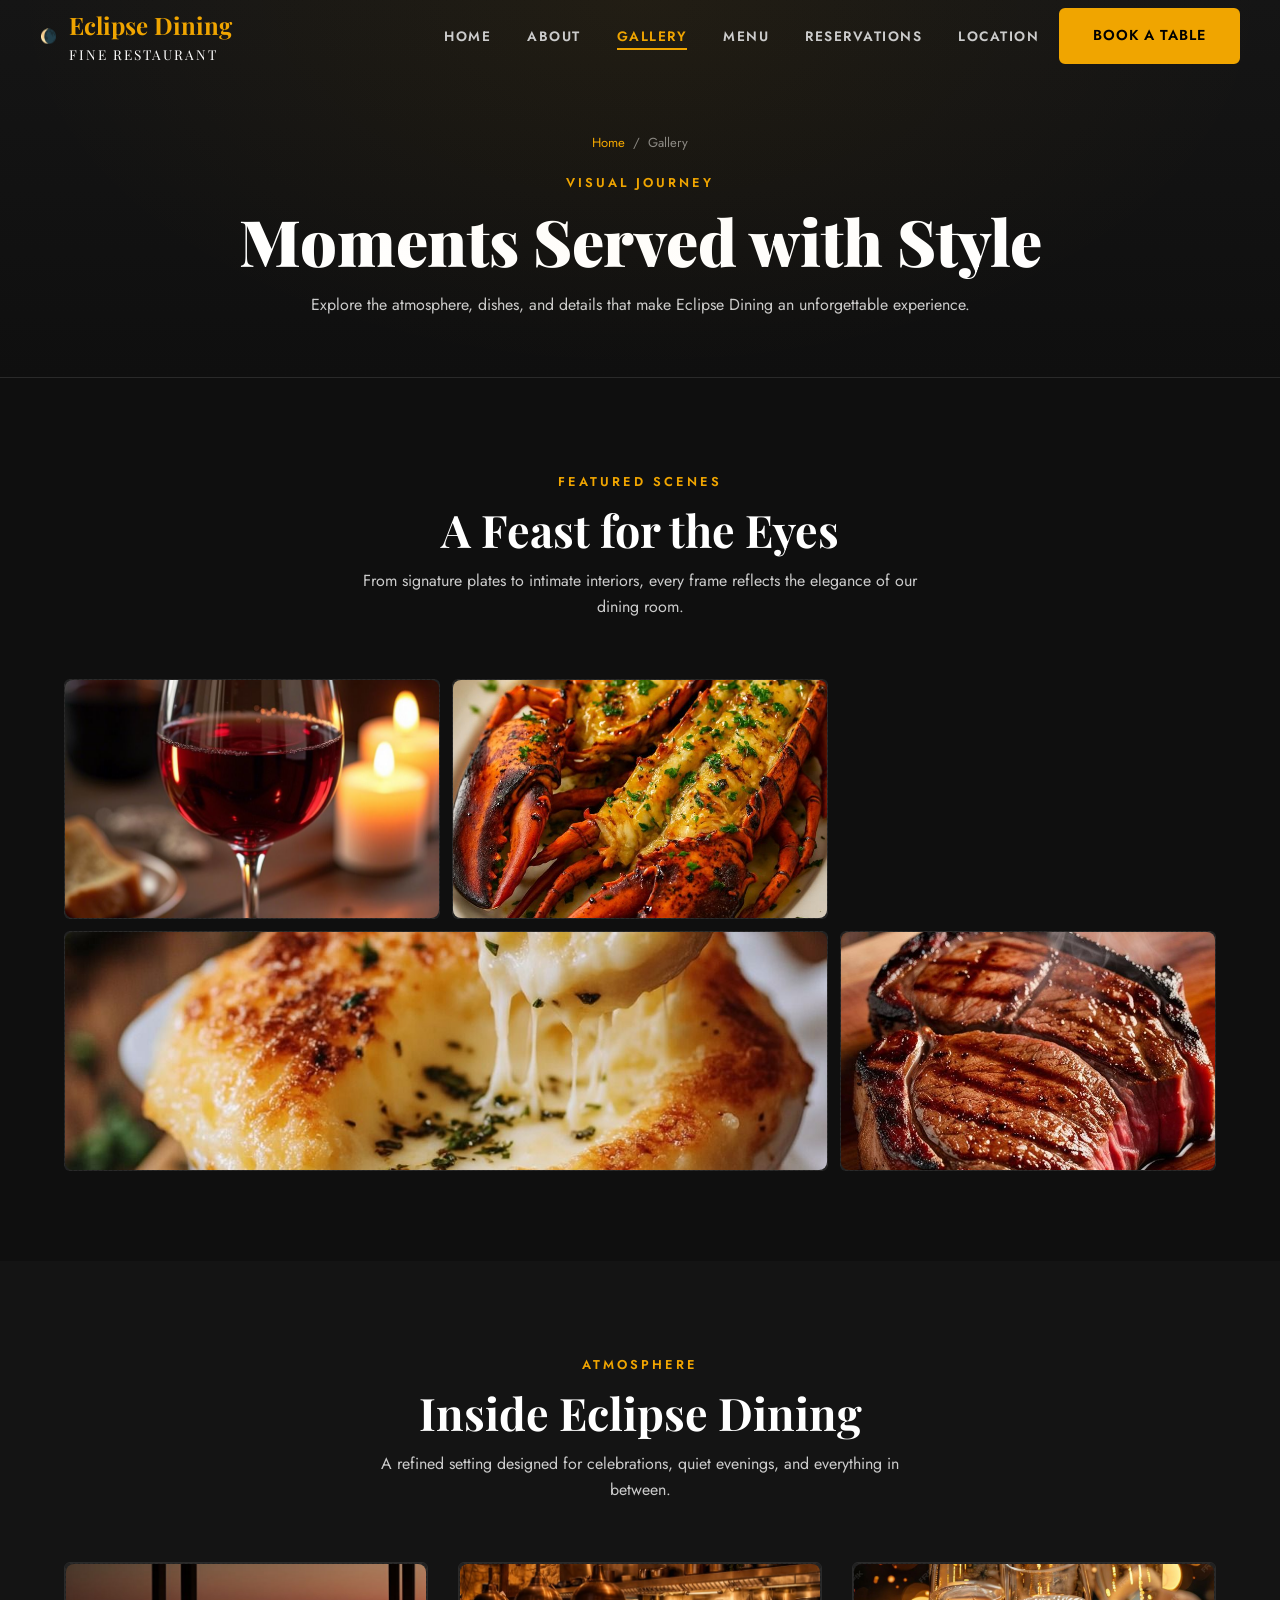
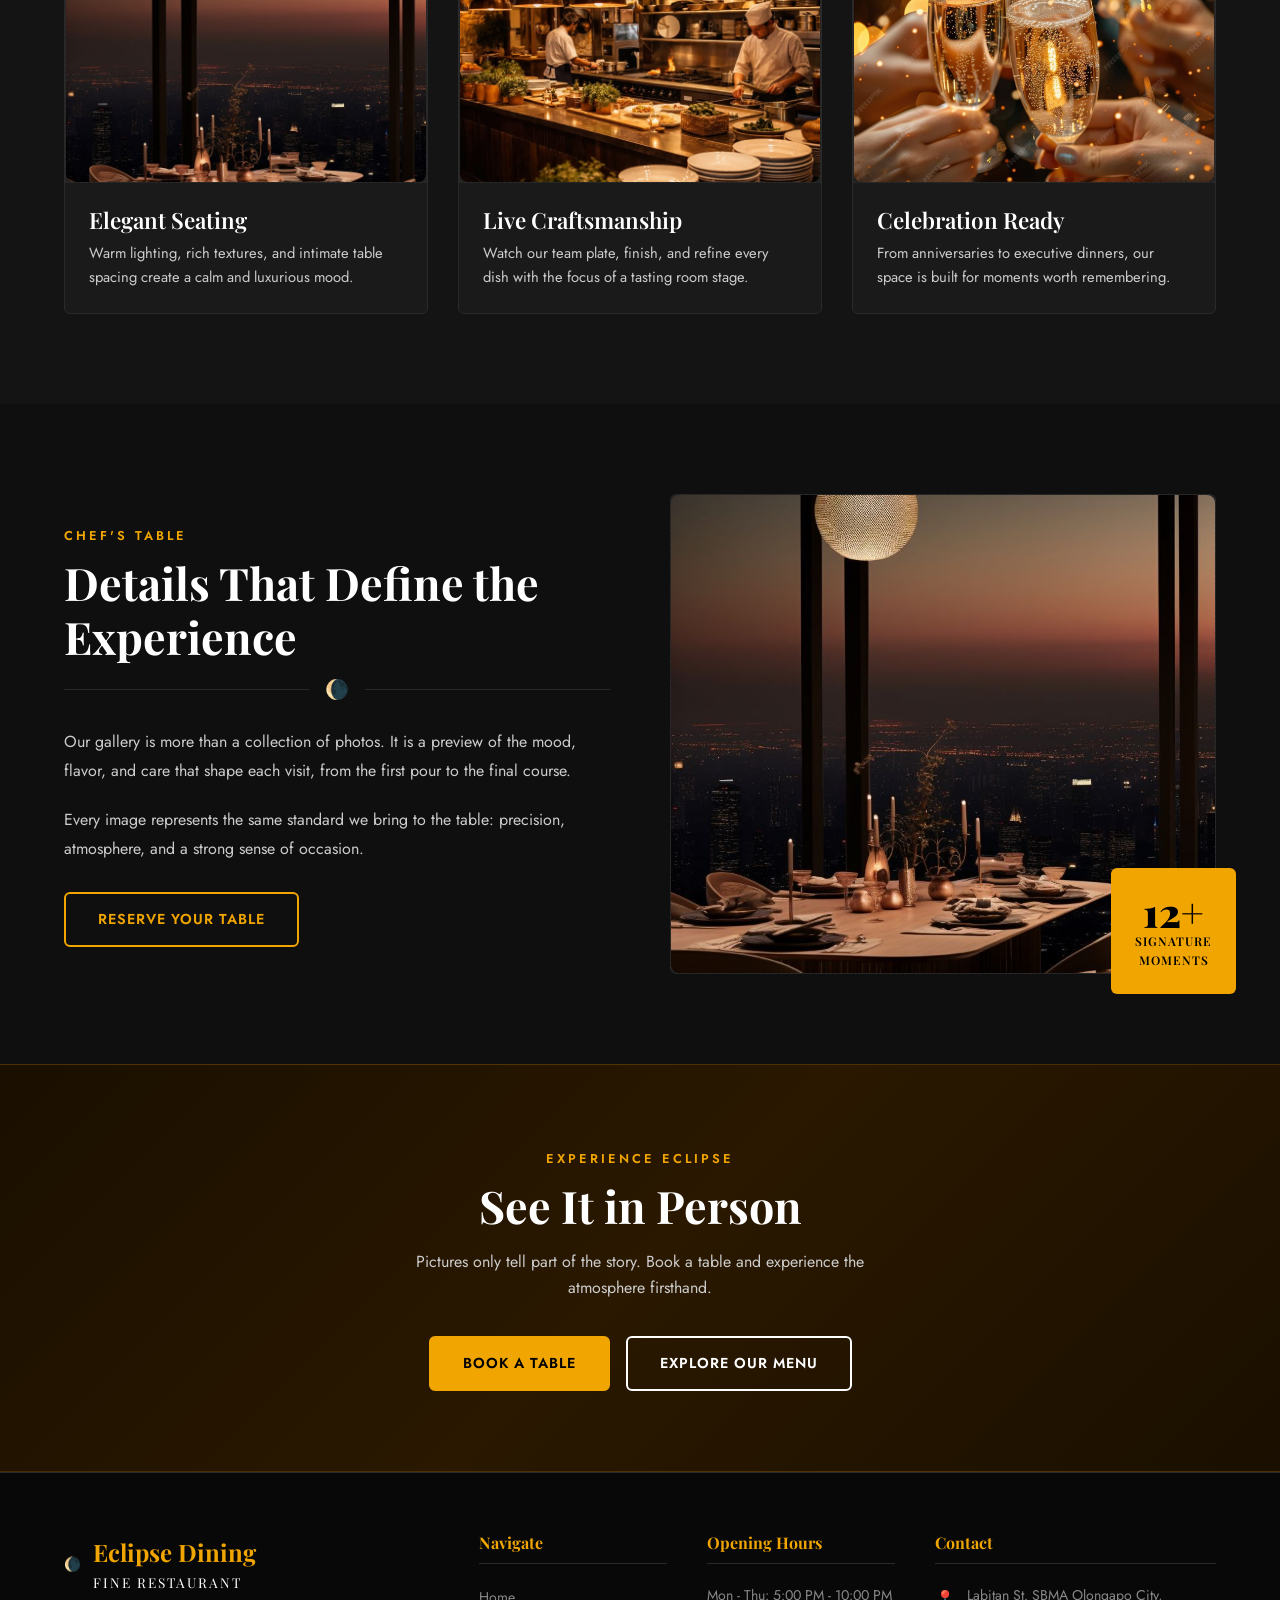
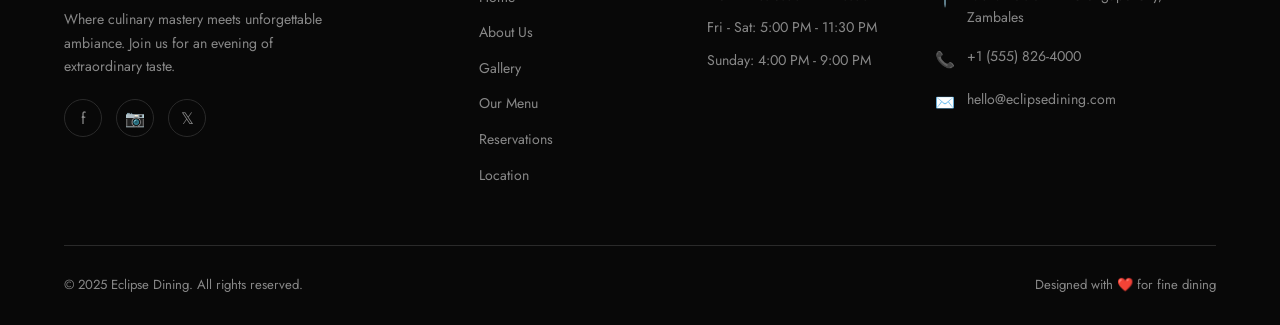
<file: gallery.html>
<!DOCTYPE html>
<html lang="en">
<head>
  <meta charset="UTF-8" />
  <meta name="viewport" content="width=device-width, initial-scale=1.0" />
  <title>Gallery - Eclipse Dining</title>
  <link rel="stylesheet" href="style.css" />
</head>
<body>

  <!-- NAVBAR -->
  <nav class="navbar">
    <div class="nav-logo">
      <span class="nav-logo-icon">🌘</span>
      <div>
        Eclipse Dining
        <span>Fine Restaurant</span>
      </div>
    </div>
    <ul class="nav-links">
      <li><a href="index.html">Home</a></li>
      <li><a href="about.html">About</a></li>
      <li><a href="gallery.html">Gallery</a></li>
      <li><a href="menu.html">Menu</a></li>
      <li><a href="reservation.html">Reservations</a></li>
      <li><a href="location.html">Location</a></li>
    </ul>
    <a href="reservation.html" class="btn btn-primary nav-cta">Book a Table</a>
    <button class="hamburger" aria-label="Menu">
      <span></span><span></span><span></span>
    </button>
  </nav>

  <!-- Mobile Menu -->
  <div class="mobile-menu">
    <a href="index.html">Home</a>
    <a href="about.html">About Us</a>
    <a href="gallery.html">Gallery</a>
    <a href="menu.html">Menu</a>
    <a href="reservation.html">Reservations</a>
    <a href="location.html">Location & Hours</a>
  </div>

  <!-- PAGE HERO -->
  <section class="page-hero">
    <div class="container">
      <div class="breadcrumb">
        <a href="index.html">Home</a>
        <span>/</span>
        <span>Gallery</span>
      </div>
      <span class="section-tag">Visual Journey</span>
      <h1>Moments Served with Style</h1>
      <p>
        Explore the atmosphere, dishes, and details that make Eclipse Dining an unforgettable experience.
      </p>
    </div>
  </section>

  <!-- FEATURED GALLERY -->
  <section class="section">
    <div class="container">
      <div class="section-header">
        <span class="section-tag">Featured Scenes</span>
        <h2>A Feast for the Eyes</h2>
        <p>From signature plates to intimate interiors, every frame reflects the elegance of our dining room.</p>
      </div>
      <div class="gallery-grid">
        <div class="gallery-item fade-in" data-delay="80">
          <div class="img-placeholder">
            <img src="Images/wine.jpg" alt="Gallery Image 2" style="width:100%;height:100%;object-fit:cover;border-radius:8px;">
          </div>
          <div class="gallery-overlay"></div>
        </div>
        <div class="gallery-item fade-in" data-delay="120">
          <div class="img-placeholder">
            <img src="Images/lobster.jpg" alt="Gallery Image 3" style="width:100%;height:100%;object-fit:cover;border-radius:8px;">
          </div>
          <div class="gallery-overlay"></div>
        </div>
        <div class="gallery-item wide fade-in" data-delay="160">
          <div class="img-placeholder">
            <img src="Images/souffle.jpg" alt="Gallery Image 4" style="width:100%;height:100%;object-fit:cover;border-radius:8px;">
          </div>
          <div class="gallery-overlay"></div>
        </div>
        <div class="gallery-item fade-in" data-delay="200">
          <div class="img-placeholder">
            <img src="Images/steak.jpg" alt="Gallery Image 5" style="width:100%;height:100%;object-fit:cover;border-radius:8px;">
          </div>
          <div class="gallery-overlay"></div>
        </div>
      </div>
    </div>
  </section>

  <!-- ATMOSPHERE GRID -->
  <section class="section section-alt">
    <div class="container">
      <div class="section-header">
        <span class="section-tag">Atmosphere</span>
        <h2>Inside Eclipse Dining</h2>
        <p>A refined setting designed for celebrations, quiet evenings, and everything in between.</p>
      </div>
      <div class="grid-3">
        <div class="card fade-in">
          <div class="card-img">
            <div class="img-placeholder">
              <img src="Images/elegant_diningroom.jpg" alt="Dining Room Image" style="width:100%;height:100%;object-fit:cover;border-radius:8px;">
            </div>
          </div>
          <div class="card-body">
            <h3>Elegant Seating</h3>
            <p>Warm lighting, rich textures, and intimate table spacing create a calm and luxurious mood.</p>
          </div>
        </div>
        <div class="card fade-in" data-delay="100">
          <div class="card-img">
            <div class="img-placeholder">
              <img src="Images/kitchen.jpg" alt="Chef Image" style="width:100%;height:100%;object-fit:cover;border-radius:8px;">
            </div>
          </div>
          <div class="card-body">
            <h3>Live Craftsmanship</h3>
            <p>Watch our team plate, finish, and refine every dish with the focus of a tasting room stage.</p>
          </div>
        </div>
        <div class="card fade-in" data-delay="200">
          <div class="card-img">
            <div class="img-placeholder">
              <img src="Images/toast.jpg" alt="Celebration Image" style="width:100%;height:100%;object-fit:cover;border-radius:8px;">
            </div>
          </div>
          <div class="card-body">
            <h3>Celebration Ready</h3>
            <p>From anniversaries to executive dinners, our space is built for moments worth remembering.</p>
          </div>
        </div>
      </div>
    </div>
  </section>

  <!-- HIGHLIGHT STRIP -->
  <section class="section">
    <div class="container">
      <div class="grid-2">
        <div class="fade-in">
          <span class="section-tag">Chef's Table</span>
          <h2>Details That Define the Experience</h2>
          <div class="divider"><div class="divider-line"></div><div class="divider-icon">🌘</div><div class="divider-line"></div></div>
          <p style="color:var(--text-light);margin-bottom:20px;line-height:1.8;">
            Our gallery is more than a collection of photos. It is a preview of the mood, flavor, and care
            that shape each visit, from the first pour to the final course.
          </p>
          <p style="color:var(--text-light);margin-bottom:28px;line-height:1.8;">
            Every image represents the same standard we bring to the table: precision, atmosphere, and a
            strong sense of occasion.
          </p>
          <a href="reservation.html" class="btn btn-accent-outline">Reserve Your Table</a>
        </div>
        <div class="fade-in" data-delay="150">
          <div class="about-img-wrap">
            <div class="about-img-main">
              <div class="img-placeholder" style="height:100%;">
                <img src="Images/elegant_diningroom.jpg" alt="Chef's Table Image" style="width:100%;height:100%;object-fit:cover;border-radius:8px;">
              </div>
            </div>
            <div class="about-img-badge">
              <div class="num">12+</div>
              <div class="lbl">Signature<br>Moments</div>
            </div>
          </div>
        </div>
      </div>
    </div>
  </section>

  <!-- CTA -->
  <section class="cta-banner">
    <div class="container">
      <span class="section-tag">Experience Eclipse</span>
      <h2>See It in Person</h2>
      <p>Pictures only tell part of the story. Book a table and experience the atmosphere firsthand.</p>
      <div style="display:flex;gap:16px;justify-content:center;flex-wrap:wrap;">
        <a href="reservation.html" class="btn btn-primary">Book a Table</a>
        <a href="menu.html" class="btn btn-outline">Explore Our Menu</a>
      </div>
    </div>
  </section>

  <!-- FOOTER -->
  <footer class="footer">
    <div class="container">
      <div class="footer-grid">
        <div class="footer-brand">
          <div class="nav-logo" style="margin-bottom:0;">
            <span class="nav-logo-icon">🌘</span>
            <div>Eclipse Dining<span>Fine Restaurant</span></div>
          </div>
          <p>Where culinary mastery meets unforgettable ambiance. Join us for an evening of extraordinary taste.</p>
          <div class="social-links" style="margin-top:20px;">
            <a class="social-link" href="#" title="Facebook">f</a>
            <a class="social-link" href="#" title="Instagram">📷</a>
            <a class="social-link" href="#" title="Twitter">𝕏</a>
          </div>
        </div>
        <div class="footer-col">
          <h4>Navigate</h4>
          <ul>
            <li><a href="index.html">Home</a></li>
            <li><a href="about.html">About Us</a></li>
            <li><a href="gallery.html">Gallery</a></li>
            <li><a href="menu.html">Our Menu</a></li>
            <li><a href="reservation.html">Reservations</a></li>
            <li><a href="location.html">Location</a></li>
          </ul>
        </div>
        <div class="footer-col">
          <h4>Opening Hours</h4>
          <ul>
            <li style="color:var(--text-muted);font-size:0.88rem;margin-bottom:10px;">Mon - Thu: 5:00 PM - 10:00 PM</li>
            <li style="color:var(--text-muted);font-size:0.88rem;margin-bottom:10px;">Fri - Sat: 5:00 PM - 11:30 PM</li>
            <li style="color:var(--text-muted);font-size:0.88rem;margin-bottom:10px;">Sunday: 4:00 PM - 9:00 PM</li>
          </ul>
        </div>
        <div class="footer-col">
          <h4>Contact</h4>
          <div class="footer-contact-item">
            <span class="footer-contact-icon">📍</span>
            <span>Labitan St. SBMA Olongapo City, Zambales</span>
          </div>
          <div class="footer-contact-item">
            <span class="footer-contact-icon">📞</span>
            <span>+1 (555) 826-4000</span>
          </div>
          <div class="footer-contact-item">
            <span class="footer-contact-icon">✉️</span>
            <span>hello@eclipsedining.com</span>
          </div>
        </div>
      </div>
      <div class="footer-bottom">
        <span>© 2025 Eclipse Dining. All rights reserved.</span>
        <span>Designed with ❤️ for fine dining</span>
      </div>
    </div>
  </footer>

  <button class="back-to-top" title="Back to top">↑</button>
  <script src="main.js"></script>
</body>
</html>
</file>
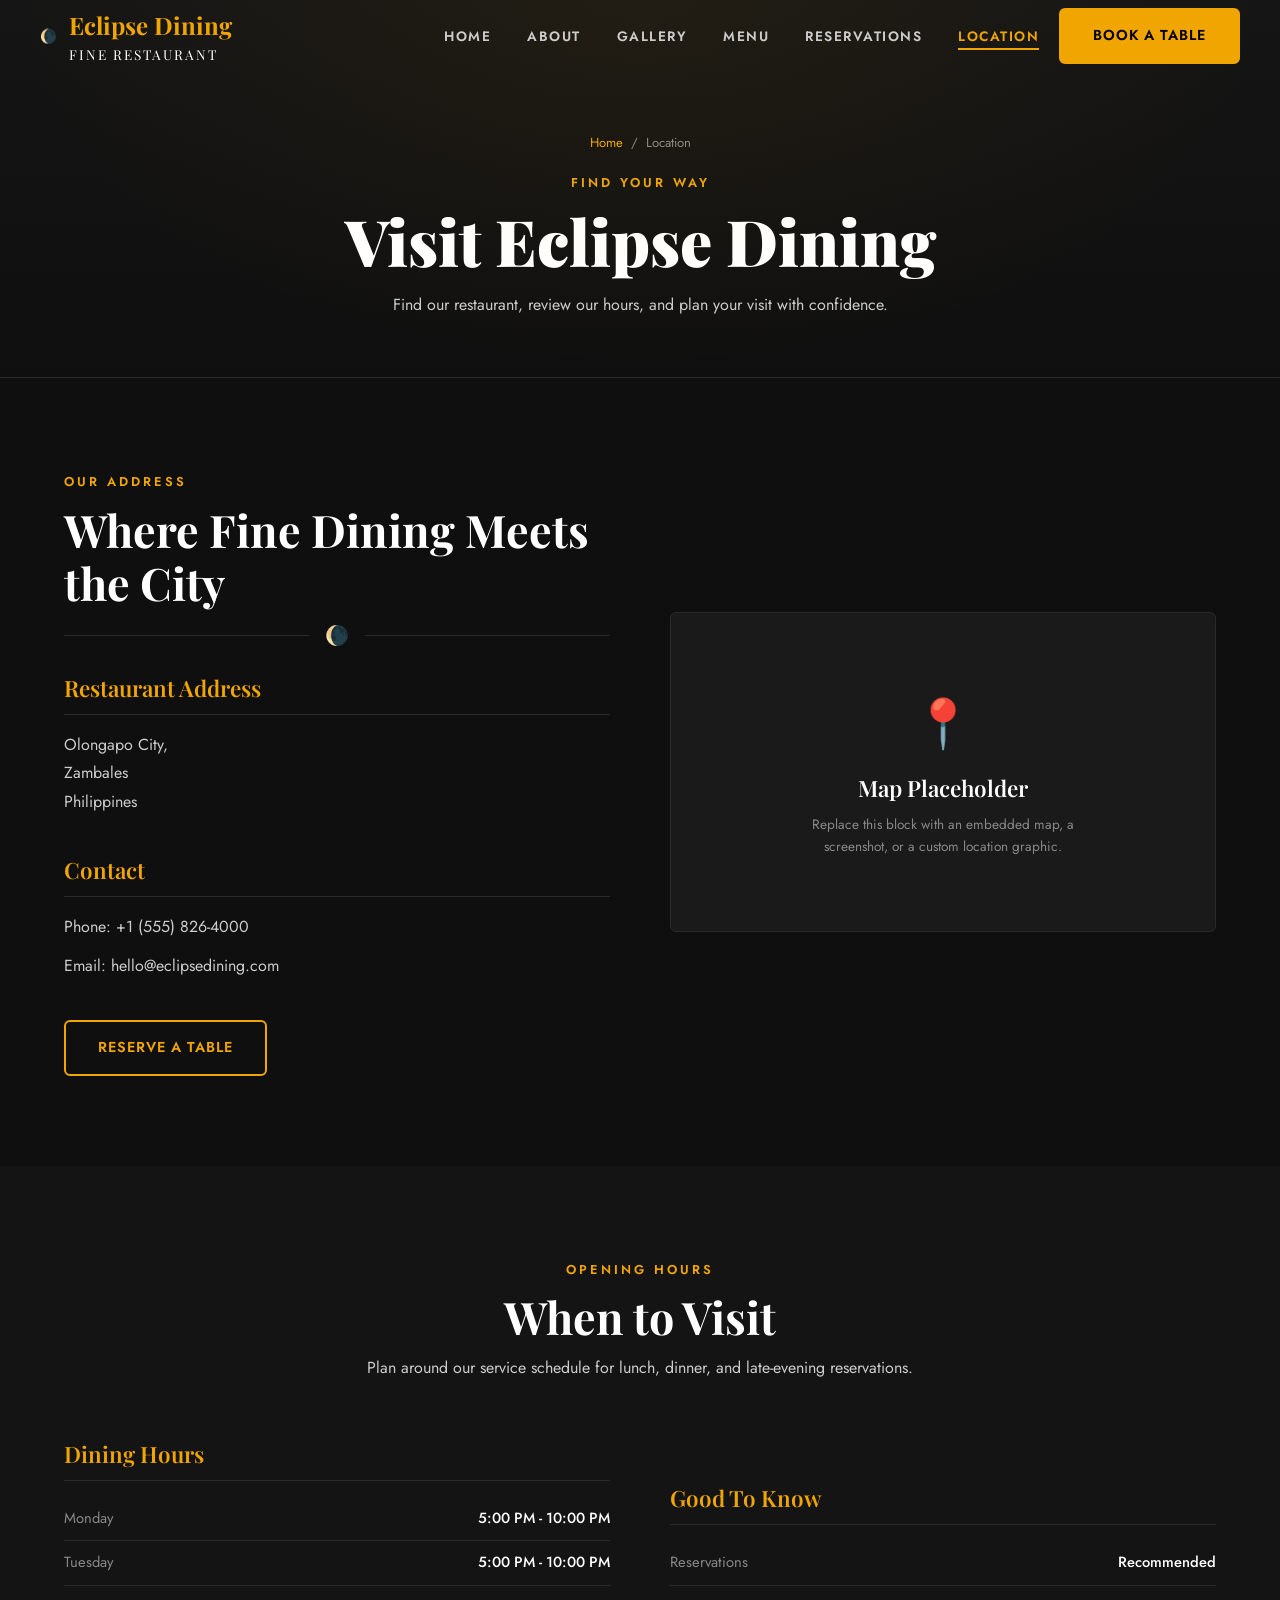
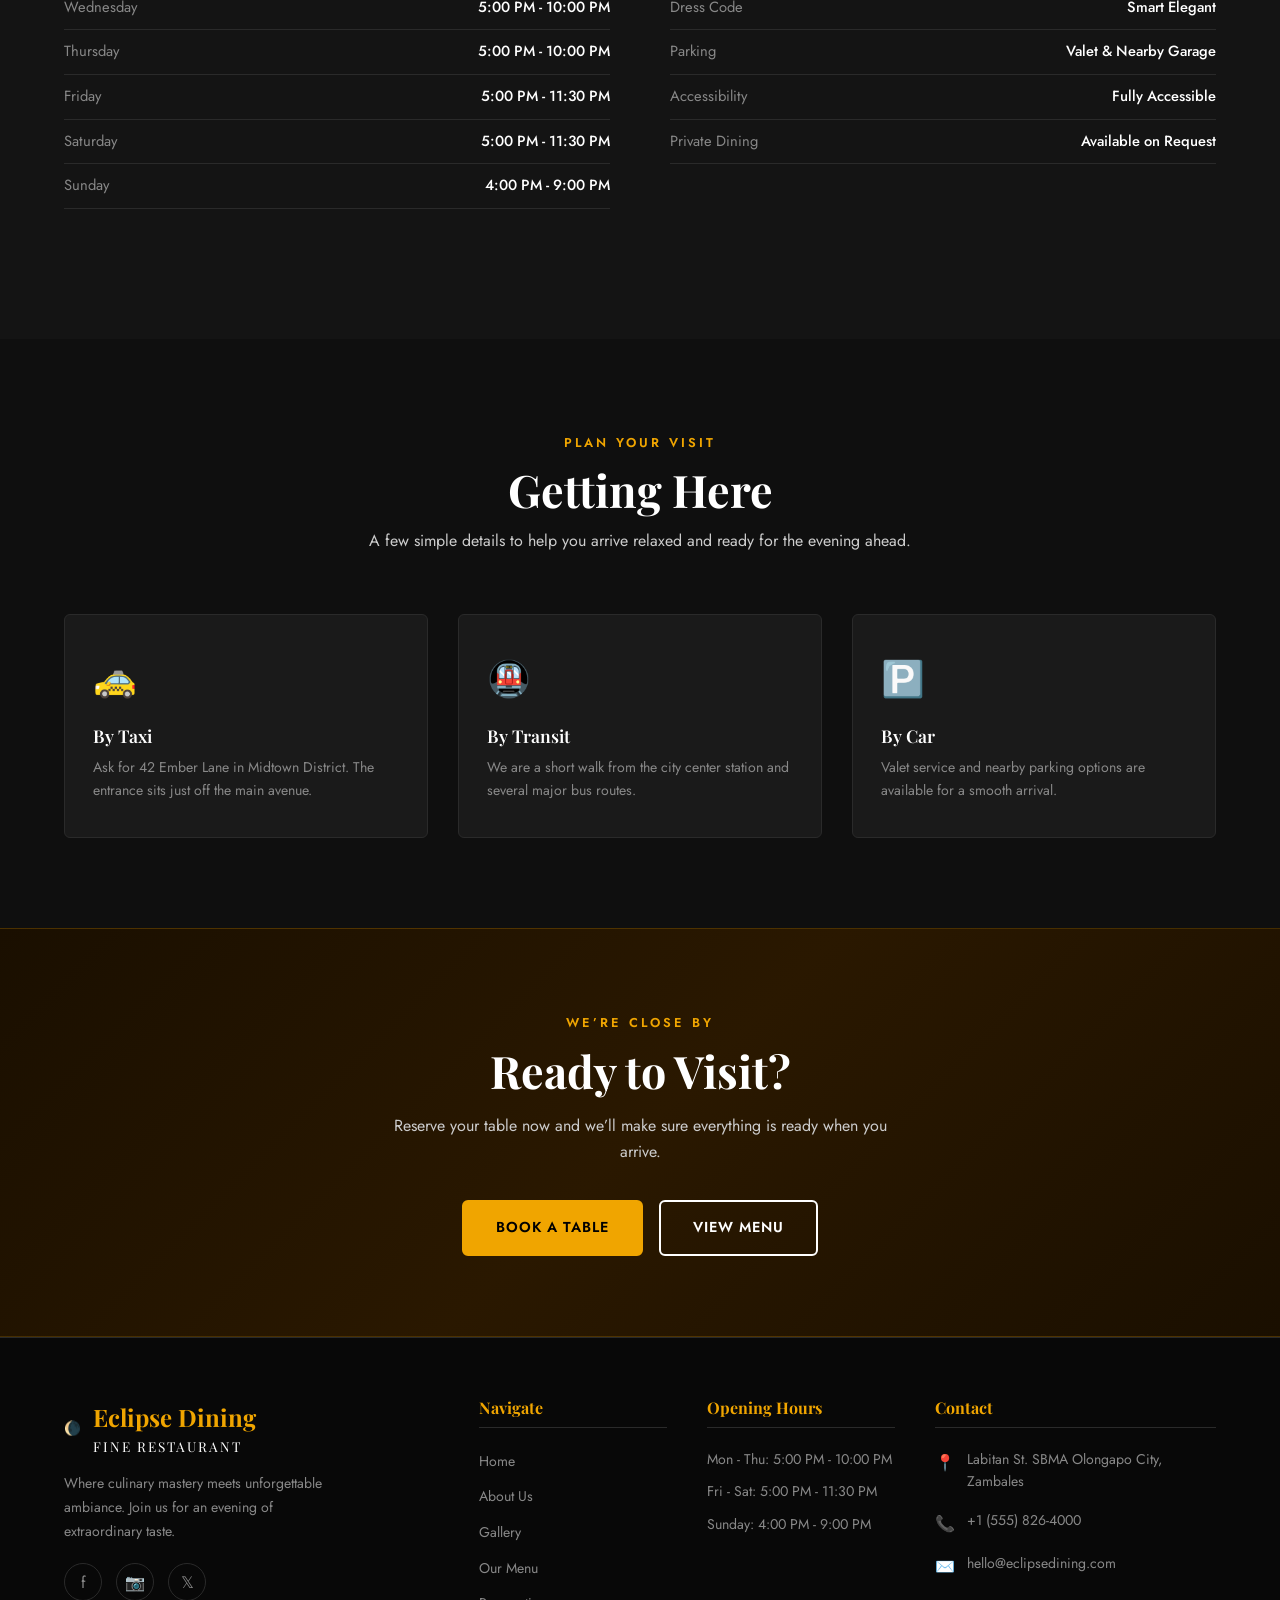
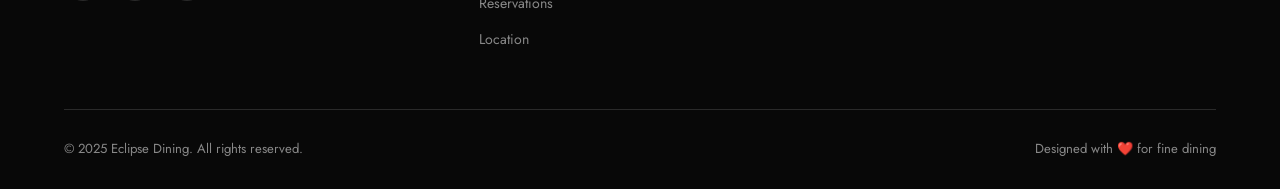
<file: location.html>
<!DOCTYPE html>
<html lang="en">
<head>
  <meta charset="UTF-8" />
  <meta name="viewport" content="width=device-width, initial-scale=1.0" />
  <title>Location - Eclipse Dining</title>
  <link rel="stylesheet" href="style.css" />
</head>
<body>

  <!-- NAVBAR -->
  <nav class="navbar">
    <div class="nav-logo">
      <span class="nav-logo-icon">🌘</span>
      <div>
        Eclipse Dining
        <span>Fine Restaurant</span>
      </div>
    </div>
    <ul class="nav-links">
      <li><a href="index.html">Home</a></li>
      <li><a href="about.html">About</a></li>
      <li><a href="gallery.html">Gallery</a></li>
      <li><a href="menu.html">Menu</a></li>
      <li><a href="reservation.html">Reservations</a></li>
      <li><a href="location.html">Location</a></li>
    </ul>
    <a href="reservation.html" class="btn btn-primary nav-cta">Book a Table</a>
    <button class="hamburger" aria-label="Menu">
      <span></span><span></span><span></span>
    </button>
  </nav>

  <!-- Mobile Menu -->
  <div class="mobile-menu">
    <a href="index.html">Home</a>
    <a href="about.html">About Us</a>
    <a href="gallery.html">Gallery</a>
    <a href="menu.html">Menu</a>
    <a href="reservation.html">Reservations</a>
    <a href="location.html">Location & Hours</a>
  </div>

  <!-- PAGE HERO -->
  <section class="page-hero">
    <div class="container">
      <div class="breadcrumb">
        <a href="index.html">Home</a>
        <span>/</span>
        <span>Location</span>
      </div>
      <span class="section-tag">Find Your Way</span>
      <h1>Visit Eclipse Dining</h1>
      <p>Find our restaurant, review our hours, and plan your visit with confidence.</p>
    </div>
  </section>

  <!-- LOCATION DETAILS -->
  <section class="section">
    <div class="container">
      <div class="grid-2">
        <div class="fade-in">
          <span class="section-tag">Our Address</span>
          <h2>Where Fine Dining Meets the City</h2>
          <div class="divider"><div class="divider-line"></div><div class="divider-icon">🌘</div><div class="divider-line"></div></div>
          <div class="info-block">
            <h3>Restaurant Address</h3>
            <p style="color:var(--text-light);line-height:1.8;">
              Olongapo City,<br>
              Zambales<br>
              Philippines
            </p>
          </div>
          <div class="info-block">
            <h3>Contact</h3>
            <p style="color:var(--text-light);line-height:1.8;margin-bottom:10px;">Phone: +1 (555) 826-4000</p>
            <p style="color:var(--text-light);line-height:1.8;">Email: hello@eclipsedining.com</p>
          </div>
          <a href="reservation.html" class="btn btn-accent-outline">Reserve a Table</a>
        </div>

        <div class="fade-in" data-delay="150">
          <div class="map-placeholder">
            <div class="map-icon">📍</div>
            <h3 style="font-family:'Playfair Display', serif;color:var(--text-white);margin-bottom:0;">Map Placeholder</h3>
            <p style="color:var(--text-muted);text-align:center;max-width:280px;">
              Replace this block with an embedded map, a screenshot, or a custom location graphic.
            </p>
          </div>
        </div>
      </div>
    </div>
  </section>

  <!-- HOURS -->
  <section class="section section-alt">
    <div class="container">
      <div class="section-header">
        <span class="section-tag">Opening Hours</span>
        <h2>When to Visit</h2>
        <p>Plan around our service schedule for lunch, dinner, and late-evening reservations.</p>
      </div>
      <div class="grid-2">
        <div class="fade-in">
          <div class="info-block">
            <h3>Dining Hours</h3>
            <div class="hours-row">
              <span class="day">Monday</span>
              <span class="time">5:00 PM - 10:00 PM</span>
            </div>
            <div class="hours-row">
              <span class="day">Tuesday</span>
              <span class="time">5:00 PM - 10:00 PM</span>
            </div>
            <div class="hours-row">
              <span class="day">Wednesday</span>
              <span class="time">5:00 PM - 10:00 PM</span>
            </div>
            <div class="hours-row">
              <span class="day">Thursday</span>
              <span class="time">5:00 PM - 10:00 PM</span>
            </div>
            <div class="hours-row">
              <span class="day">Friday</span>
              <span class="time">5:00 PM - 11:30 PM</span>
            </div>
            <div class="hours-row">
              <span class="day">Saturday</span>
              <span class="time">5:00 PM - 11:30 PM</span>
            </div>
            <div class="hours-row">
              <span class="day">Sunday</span>
              <span class="time">4:00 PM - 9:00 PM</span>
            </div>
          </div>
        </div>

        <div class="fade-in" data-delay="120">
          <div class="info-block">
            <h3>Good To Know</h3>
            <div class="hours-row">
              <span class="day">Reservations</span>
              <span class="time">Recommended</span>
            </div>
            <div class="hours-row">
              <span class="day">Dress Code</span>
              <span class="time">Smart Elegant</span>
            </div>
            <div class="hours-row">
              <span class="day">Parking</span>
              <span class="time">Valet & Nearby Garage</span>
            </div>
            <div class="hours-row">
              <span class="day">Accessibility</span>
              <span class="time">Fully Accessible</span>
            </div>
            <div class="hours-row">
              <span class="day">Private Dining</span>
              <span class="time">Available on Request</span>
            </div>
          </div>
        </div>
      </div>
    </div>
  </section>

  <!-- DIRECTIONS / VISIT STRIP -->
  <section class="section">
    <div class="container">
      <div class="section-header">
        <span class="section-tag">Plan Your Visit</span>
        <h2>Getting Here</h2>
        <p>A few simple details to help you arrive relaxed and ready for the evening ahead.</p>
      </div>
      <div class="grid-3">
        <div class="feature-box fade-in">
          <div class="feature-icon">🚕</div>
          <h3>By Taxi</h3>
          <p>Ask for 42 Ember Lane in Midtown District. The entrance sits just off the main avenue.</p>
        </div>
        <div class="feature-box fade-in" data-delay="100">
          <div class="feature-icon">🚇</div>
          <h3>By Transit</h3>
          <p>We are a short walk from the city center station and several major bus routes.</p>
        </div>
        <div class="feature-box fade-in" data-delay="200">
          <div class="feature-icon">🅿️</div>
          <h3>By Car</h3>
          <p>Valet service and nearby parking options are available for a smooth arrival.</p>
        </div>
      </div>
    </div>
  </section>

  <!-- CTA -->
  <section class="cta-banner">
    <div class="container">
      <span class="section-tag">We’re Close By</span>
      <h2>Ready to Visit?</h2>
      <p>Reserve your table now and we’ll make sure everything is ready when you arrive.</p>
      <div style="display:flex;gap:16px;justify-content:center;flex-wrap:wrap;">
        <a href="reservation.html" class="btn btn-primary">Book a Table</a>
        <a href="menu.html" class="btn btn-outline">View Menu</a>
      </div>
    </div>
  </section>

  <!-- FOOTER -->
  <footer class="footer">
    <div class="container">
      <div class="footer-grid">
        <div class="footer-brand">
          <div class="nav-logo" style="margin-bottom:0;">
            <span class="nav-logo-icon">🌘</span>
            <div>Eclipse Dining<span>Fine Restaurant</span></div>
          </div>
          <p>Where culinary mastery meets unforgettable ambiance. Join us for an evening of extraordinary taste.</p>
          <div class="social-links" style="margin-top:20px;">
            <a class="social-link" href="#" title="Facebook">f</a>
            <a class="social-link" href="#" title="Instagram">📷</a>
            <a class="social-link" href="#" title="Twitter">𝕏</a>
          </div>
        </div>
        <div class="footer-col">
          <h4>Navigate</h4>
          <ul>
            <li><a href="index.html">Home</a></li>
            <li><a href="about.html">About Us</a></li>
            <li><a href="gallery.html">Gallery</a></li>
            <li><a href="menu.html">Our Menu</a></li>
            <li><a href="reservation.html">Reservations</a></li>
            <li><a href="location.html">Location</a></li>
          </ul>
        </div>
        <div class="footer-col">
          <h4>Opening Hours</h4>
          <ul>
            <li style="color:var(--text-muted);font-size:0.88rem;margin-bottom:10px;">Mon - Thu: 5:00 PM - 10:00 PM</li>
            <li style="color:var(--text-muted);font-size:0.88rem;margin-bottom:10px;">Fri - Sat: 5:00 PM - 11:30 PM</li>
            <li style="color:var(--text-muted);font-size:0.88rem;margin-bottom:10px;">Sunday: 4:00 PM - 9:00 PM</li>
          </ul>
        </div>
        <div class="footer-col">
          <h4>Contact</h4>
          <div class="footer-contact-item">
            <span class="footer-contact-icon">📍</span>
            <span>Labitan St. SBMA Olongapo City, Zambales</span>
          </div>
          <div class="footer-contact-item">
            <span class="footer-contact-icon">📞</span>
            <span>+1 (555) 826-4000</span>
          </div>
          <div class="footer-contact-item">
            <span class="footer-contact-icon">✉️</span>
            <span>hello@eclipsedining.com</span>
          </div>
        </div>
      </div>
      <div class="footer-bottom">
        <span>© 2025 Eclipse Dining. All rights reserved.</span>
        <span>Designed with ❤️ for fine dining</span>
      </div>
    </div>
  </footer>

  <button class="back-to-top" title="Back to top">↑</button>
  <script src="main.js"></script>
</body>
</html>
</file>
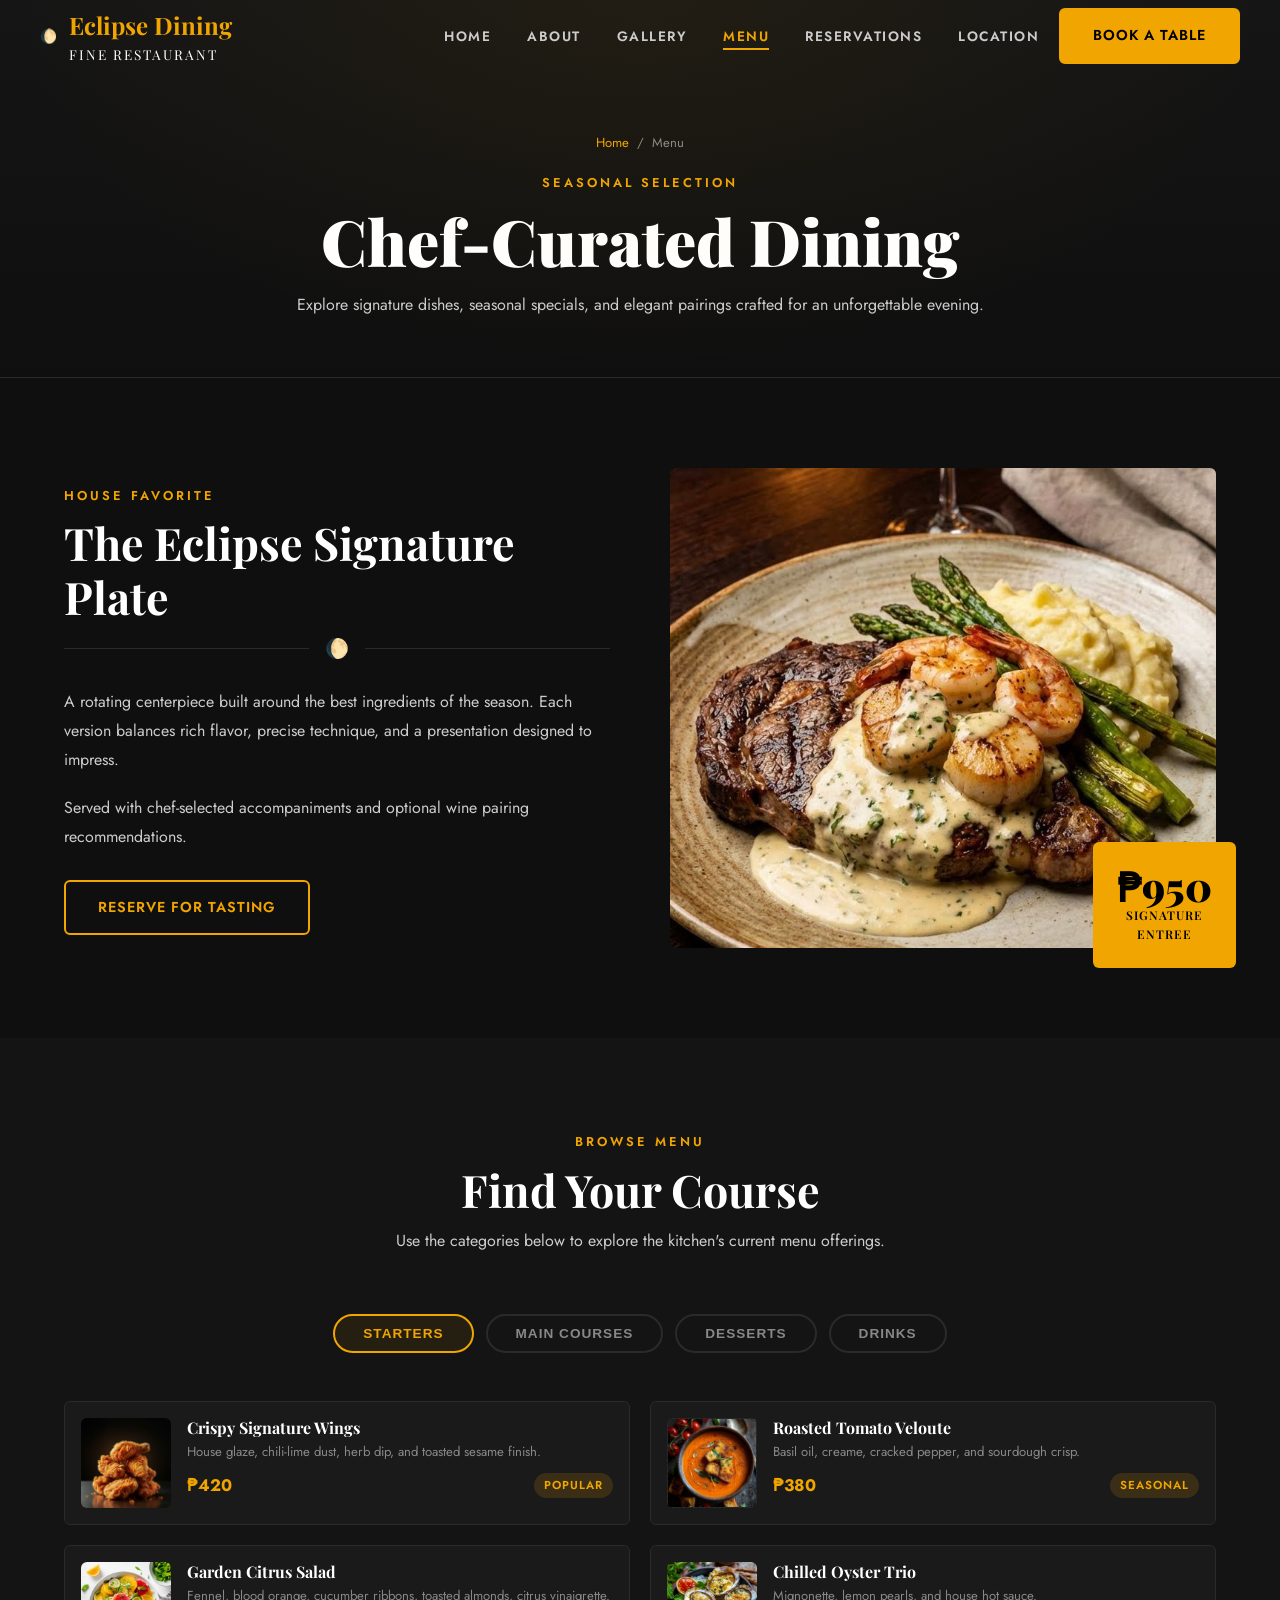
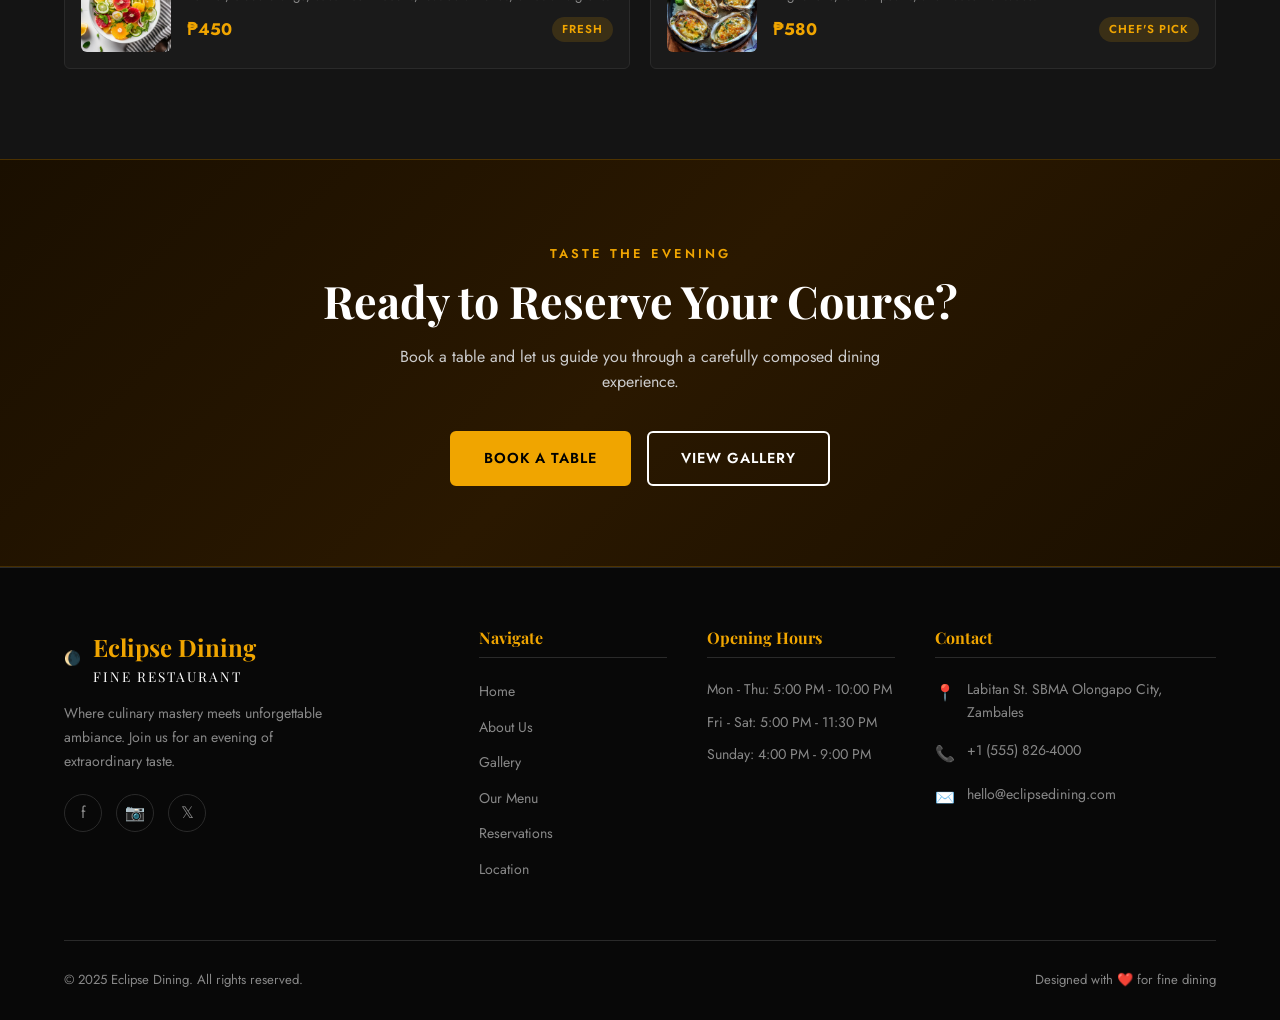
<file: menu.html>
﻿<!DOCTYPE html>
<html lang="en">
<head>
  <meta charset="UTF-8" />
  <meta name="viewport" content="width=device-width, initial-scale=1.0" />
  <title>Menu - Eclipse Dining</title>
  <link rel="stylesheet" href="style.css" />
</head>
<body>

  <!-- NAVBAR -->
  <nav class="navbar">
    <div class="nav-logo">
      <span class="nav-logo-icon">🌔</span>
      <div>
        Eclipse Dining
        <span>Fine Restaurant</span>
      </div>
    </div>
    <ul class="nav-links">
      <li><a href="index.html">Home</a></li>
      <li><a href="about.html">About</a></li>
      <li><a href="gallery.html">Gallery</a></li>
      <li><a href="menu.html">Menu</a></li>
      <li><a href="reservation.html">Reservations</a></li>
      <li><a href="location.html">Location</a></li>
    </ul>
    <a href="reservation.html" class="btn btn-primary nav-cta">Book a Table</a>
    <button class="hamburger" aria-label="Menu">
      <span></span><span></span><span></span>
    </button>
  </nav>

  <!-- Mobile Menu -->
  <div class="mobile-menu">
    <a href="index.html">Home</a>
    <a href="about.html">About Us</a>
    <a href="gallery.html">Gallery</a>
    <a href="menu.html">Menu</a>
    <a href="reservation.html">Reservations</a>
    <a href="location.html">Location & Hours</a>
  </div>

  <!-- PAGE HERO -->
  <section class="page-hero">
    <div class="container">
      <div class="breadcrumb">
        <a href="index.html">Home</a>
        <span>/</span>
        <span>Menu</span>
      </div>
      <span class="section-tag">Seasonal Selection</span>
      <h1>Chef-Curated Dining</h1>
      <p>Explore signature dishes, seasonal specials, and elegant pairings crafted for an unforgettable evening.</p>
    </div>
  </section>

  <!-- FEATURED DISH -->
  <section class="section">
    <div class="container">
      <div class="grid-2">
        <div class="fade-in">
          <span class="section-tag">House Favorite</span>
          <h2>The Eclipse Signature Plate</h2>
          <div class="divider"><div class="divider-line"></div><div class="divider-icon">🌔</div><div class="divider-line"></div></div>
          <p style="color:var(--text-light);margin-bottom:20px;line-height:1.8;">
            A rotating centerpiece built around the best ingredients of the season. Each version balances
            rich flavor, precise technique, and a presentation designed to impress.
          </p>
          <p style="color:var(--text-light);margin-bottom:28px;line-height:1.8;">
            Served with chef-selected accompaniments and optional wine pairing recommendations.
          </p>
          <a href="reservation.html" class="btn btn-accent-outline">Reserve for Tasting</a>
        </div>
        <div class="fade-in" data-delay="150">
          <div class="about-img-wrap">
            <div class="about-img-main">
              <img src="Images/signature-plate.jpg" alt="Signature plated dish" style="width:100%;height:100%;object-fit:cover;" />
            </div>
            <div class="about-img-badge">
              <div class="num">₱950</div>
              <div class="lbl">Signature<br>Entree</div>
            </div>
          </div>
        </div>
      </div>
    </div>
  </section>

  <!-- MENU TABS -->
  <section class="section section-alt">
    <div class="container">
      <div class="section-header">
        <span class="section-tag">Browse Menu</span>
        <h2>Find Your Course</h2>
        <p>Use the categories below to explore the kitchen's current menu offerings.</p>
      </div>

      <div class="menu-tabs">
        <button class="menu-tab active" data-tab="starters">Starters</button>
        <button class="menu-tab" data-tab="mains">Main Courses</button>
        <button class="menu-tab" data-tab="desserts">Desserts</button>
        <button class="menu-tab" data-tab="drinks">Drinks</button>
      </div>

      <div class="menu-grid active" data-menu="starters">
        <div class="menu-item fade-in">
          <div class="menu-item-img">
            <img src="Images/6Pc Wings.jpg" alt="Crispy wings" style="width:100%;height:100%;object-fit:cover;" />
          </div>
          <div class="menu-item-info">
            <h4>Crispy Signature Wings</h4>
            <p>House glaze, chili-lime dust, herb dip, and toasted sesame finish.</p>
            <div class="menu-item-footer">
              <span class="menu-price">₱420</span>
              <span class="menu-badge">Popular</span>
            </div>
          </div>
        </div>
        <div class="menu-item fade-in" data-delay="100">
          <div class="menu-item-img">
            <div class="img-placeholder">
                <img src="Images/Roasted Tomato Velouté.jpg" alt="VeloutÃ© soup" style="width:100%;height:100%;object-fit:cover;" />
            </div>
          </div>
          <div class="menu-item-info">
            <h4>Roasted Tomato Veloute</h4>
            <p>Basil oil, creame, cracked pepper, and sourdough crisp.</p>
            <div class="menu-item-footer">
              <span class="menu-price">₱380</span>
              <span class="menu-badge">Seasonal</span>
            </div>
          </div>
        </div>
        <div class="menu-item fade-in" data-delay="200">
          <div class="menu-item-img">
            <img src="Images/Garden Citrus Salad.jpg" alt="Starter salad" style="width:100%;height:100%;object-fit:cover;" />
          </div>
          <div class="menu-item-info">
            <h4>Garden Citrus Salad</h4>
            <p>Fennel, blood orange, cucumber ribbons, toasted almonds, citrus vinaigrette.</p>
            <div class="menu-item-footer">
              <span class="menu-price">₱450</span>
              <span class="menu-badge">Fresh</span>
            </div>
          </div>
        </div>
        <div class="menu-item fade-in" data-delay="300">
          <div class="menu-item-img">
            <img src="Images/Oyster.jpg" alt="Oyster trio" style="width:100%;height:100%;object-fit:cover;" />
          </div>
          <div class="menu-item-info">
            <h4>Chilled Oyster Trio</h4>
            <p>Mignonette, lemon pearls, and house hot sauce.</p>
            <div class="menu-item-footer">
              <span class="menu-price">₱580</span>
              <span class="menu-badge">Chef's Pick</span>
            </div>
          </div>
        </div>
      </div>

      <div class="menu-grid" data-menu="mains">
        <div class="menu-item fade-in">
          <div class="menu-item-img">
            <div class="img-placeholder">
                <img src="Images/wagyu.jpg" alt="Wagyu striploin" style="width:100%;height:100%;object-fit:cover;" />
            </div>
          </div>
          <div class="menu-item-info">
            <h4>Wagyu Striploin</h4>
            <p>Truffle potato, charred asparagus, roasted garlic jus.</p>
            <div class="menu-item-footer">
              <span class="menu-price">₱1,950</span>
              <span class="menu-badge">Signature</span>
            </div>
          </div>
        </div>
        <div class="menu-item fade-in" data-delay="100">
          <div class="menu-item-img">
            <div class="img-placeholder">
              <img src="Images/seared sea bass.jpg" alt="Seared Sea Bass" style="width:100%;height:100%;object-fit:cover;" />
            </div>
          </div>
          <div class="menu-item-info">
            <h4>Seared Sea Bass</h4>
            <p>Cauliflower cream, herb salsa verde, caper berries, and fennel salad.</p>
            <div class="menu-item-footer">
              <span class="menu-price">₱1,280</span>
              <span class="menu-badge">Light</span>
            </div>
          </div>
        </div>
        <div class="menu-item fade-in" data-delay="200">
          <div class="menu-item-img">
            <div class="img-placeholder">
              <img src="Images/black truffle pasta.jpg" alt="Black Truffle Pasta" style="width:100%;height:100%;object-fit:cover;" />
            </div>
          </div>
          <div class="menu-item-info">
            <h4>Black Truffle Pasta</h4>
            <p>Fresh egg pasta, mascarpone, aged parmesan, and shaved black truffle.</p>
            <div class="menu-item-footer">
              <span class="menu-price">₱980</span>
              <span class="menu-badge">Vegetarian</span>
            </div>
          </div>
        </div>
        <div class="menu-item fade-in" data-delay="300">
          <div class="menu-item-img">
            <div class="img-placeholder">
              <img src="Images/confit chicken supreme.jpg" alt="Confit Chicken Supreme" style="width:100%;height:100%;object-fit:cover;" />
            </div>
          </div>
          <div class="menu-item-info">
            <h4>Confit Chicken Supreme</h4>
            <p>Wild mushroom ragout, roasted baby carrots, thyme pan sauce.</p>
            <div class="menu-item-footer">
              <span class="menu-price">₱1,100</span>
              <span class="menu-badge">Classic</span>
            </div>
          </div>
        </div>
      </div>

      <div class="menu-grid" data-menu="desserts">
        <div class="menu-item fade-in">
          <div class="menu-item-img">
            <div class="img-placeholder">
              <img src="Images/dark choco souffle.jpg" alt="Dark Chocolate SoufflÃ©" style="width:100%;height:100%;object-fit:cover;" />
            </div>
          </div>
          <div class="menu-item-info">
            <h4>Dark Chocolate Souffle</h4>
            <p>Vanilla bean ice cream, cocoa nib tuile, salted caramel sauce.</p>
            <div class="menu-item-footer">
              <span class="menu-price">₱450</span>
              <span class="menu-badge">Popular</span>
            </div>
          </div>
        </div>
        <div class="menu-item fade-in" data-delay="100">
          <div class="menu-item-img">
            <div class="img-placeholder">
              <img src="Images/vanilla panna cotta.jpg" alt="Vanilla Panna Cotta" style="width:100%;height:100%;object-fit:cover;" />
            </div>
          </div>
          <div class="menu-item-info">
            <h4>Vanilla Panna Cotta</h4>
            <p>Berry compote, almond crumble, and citrus zest.</p>
            <div class="menu-item-footer">
              <span class="menu-price">₱380</span>
              <span class="menu-badge">Fresh</span>
            </div>
          </div>
        </div>
        <div class="menu-item fade-in" data-delay="200">
          <div class="menu-item-img">
            <div class="img-placeholder">
              <img src="Images/seasonal fruit tart.jpg" alt="Seasonal Fruit Tart" style="width:100%;height:100%;object-fit:cover;" />
            </div>
          </div>
          <div class="menu-item-info">
            <h4>Seasonal Fruit Tart</h4>
            <p>Pastry cream, glazed fruit, and pistachio crust.</p>
            <div class="menu-item-footer">
              <span class="menu-price">₱420</span>
              <span class="menu-badge">Chef's Choice</span>
            </div>
          </div>
        </div>
        <div class="menu-item fade-in" data-delay="300">
          <div class="menu-item-img">
            <div class="img-placeholder">
              <img src="Images/affogato eclipse.jpg" alt="Affogato Eclipse" style="width:100%;height:100%;object-fit:cover;" />
            </div>
          </div>
          <div class="menu-item-info">
            <h4>Affogato Eclipse</h4>
            <p>Espresso, house vanilla gelato, and a cocoa shard.</p>
            <div class="menu-item-footer">
              <span class="menu-price">₱350</span>
              <span class="menu-badge">Finale</span>
            </div>
          </div>
        </div>
      </div>

      <div class="menu-grid" data-menu="drinks">
        <div class="menu-item fade-in">
          <div class="menu-item-img">
            <div class="img-placeholder">
              <img src="Images/sommelier red pairing.jpg" alt="Sommelier Red Pairing" style="width:100%;height:100%;object-fit:cover;" />
            </div>
          </div>
          <div class="menu-item-info">
            <h4>Sommelier Red Pairing</h4>
            <p>Curated glass selection to complement bold mains and rich sauces.</p>
            <div class="menu-item-footer">
              <span class="menu-price">₱650</span>
              <span class="menu-badge">Pairing</span>
            </div>
          </div>
        </div>
        <div class="menu-item fade-in" data-delay="100">
          <div class="menu-item-img">
            <div class="img-placeholder">
              <img src="Images/champagne.jpg" alt="House Champagne" style="width:100%;height:100%;object-fit:cover;" />
            </div>
          </div>
          <div class="menu-item-info">
            <h4>House Champagne</h4>
            <p>Crisp, refined, and ideal for a celebratory toast.</p>
            <div class="menu-item-footer">
              <span class="menu-price">₱520</span>
              <span class="menu-badge">Sparkling</span>
            </div>
          </div>
        </div>
        <div class="menu-item fade-in" data-delay="200">
          <div class="menu-item-img">
            <div class="img-placeholder">
              <img src="Images/citrus garden mocktail.jpg" alt="Citrus Garden Mocktail" style="width:100%;height:100%;object-fit:cover;" />
            </div>
          </div>
          <div class="menu-item-info">
            <h4>Citrus Garden Mocktail</h4>
            <p>Yuzu, mint, cucumber, and elderflower tonic.</p>
            <div class="menu-item-footer">
              <span class="menu-price">₱280</span>
              <span class="menu-badge">Non-Alcoholic</span>
            </div>
          </div>
        </div>
        <div class="menu-item fade-in" data-delay="300">
          <div class="menu-item-img">
            <div class="img-placeholder">
              <img src="Images/espresso.jpg" alt="After-Dinner Espresso" style="width:100%;height:100%;object-fit:cover;" />
            </div>
          </div>
          <div class="menu-item-info">
            <h4>After-Dinner Espresso</h4>
            <p>Single-origin espresso, served with a house-made chocolate bite.</p>
            <div class="menu-item-footer">
              <span class="menu-price">₱180</span>
              <span class="menu-badge">Classic</span>
            </div>
          </div>
        </div>
      </div>
    </div>
  </section>

  <!-- CTA -->
  <section class="cta-banner">
    <div class="container">
      <span class="section-tag">Taste the Evening</span>
      <h2>Ready to Reserve Your Course?</h2>
      <p>Book a table and let us guide you through a carefully composed dining experience.</p>
      <div style="display:flex;gap:16px;justify-content:center;flex-wrap:wrap;">
        <a href="reservation.html" class="btn btn-primary">Book a Table</a>
        <a href="gallery.html" class="btn btn-outline">View Gallery</a>
      </div>
    </div>
  </section>

  <!-- FOOTER -->
  <footer class="footer">
    <div class="container">
      <div class="footer-grid">
        <div class="footer-brand">
          <div class="nav-logo" style="margin-bottom:0;">
            <span class="nav-logo-icon">🌘</span>
            <div>Eclipse Dining<span>Fine Restaurant</span></div>
          </div>
          <p>Where culinary mastery meets unforgettable ambiance. Join us for an evening of extraordinary taste.</p>
          <div class="social-links" style="margin-top:20px;">
            <a class="social-link" href="#" title="Facebook">f</a>
            <a class="social-link" href="#" title="Instagram">📷</a>
            <a class="social-link" href="#" title="Twitter">𝕏</a>
          </div>
        </div>
        <div class="footer-col">
          <h4>Navigate</h4>
          <ul>
            <li><a href="index.html">Home</a></li>
            <li><a href="about.html">About Us</a></li>
            <li><a href="gallery.html">Gallery</a></li>
            <li><a href="menu.html">Our Menu</a></li>
            <li><a href="reservation.html">Reservations</a></li>
            <li><a href="location.html">Location</a></li>
          </ul>
        </div>
        <div class="footer-col">
          <h4>Opening Hours</h4>
          <ul>
            <li style="color:var(--text-muted);font-size:0.88rem;margin-bottom:10px;">Mon - Thu: 5:00 PM - 10:00 PM</li>
            <li style="color:var(--text-muted);font-size:0.88rem;margin-bottom:10px;">Fri - Sat: 5:00 PM - 11:30 PM</li>
            <li style="color:var(--text-muted);font-size:0.88rem;margin-bottom:10px;">Sunday: 4:00 PM - 9:00 PM</li>
          </ul>
        </div>
        <div class="footer-col">
          <h4>Contact</h4>
          <div class="footer-contact-item">
            <span class="footer-contact-icon">📍</span>
            <span>Labitan St. SBMA Olongapo City, Zambales</span>
          </div>
          <div class="footer-contact-item">
            <span class="footer-contact-icon">📞</span>
            <span>+1 (555) 826-4000</span>
          </div>
          <div class="footer-contact-item">
            <span class="footer-contact-icon">✉️</span>
            <span>hello@eclipsedining.com</span>
          </div>
        </div>
      </div>
      <div class="footer-bottom">
        <span>© 2025 Eclipse Dining. All rights reserved.</span>
        <span>Designed with ❤️ for fine dining</span>
      </div>
    </div>
  </footer>

  <button class="back-to-top" title="Back to top">â†‘</button>
  <script src="main.js"></script>
</body>
</html>
</file>
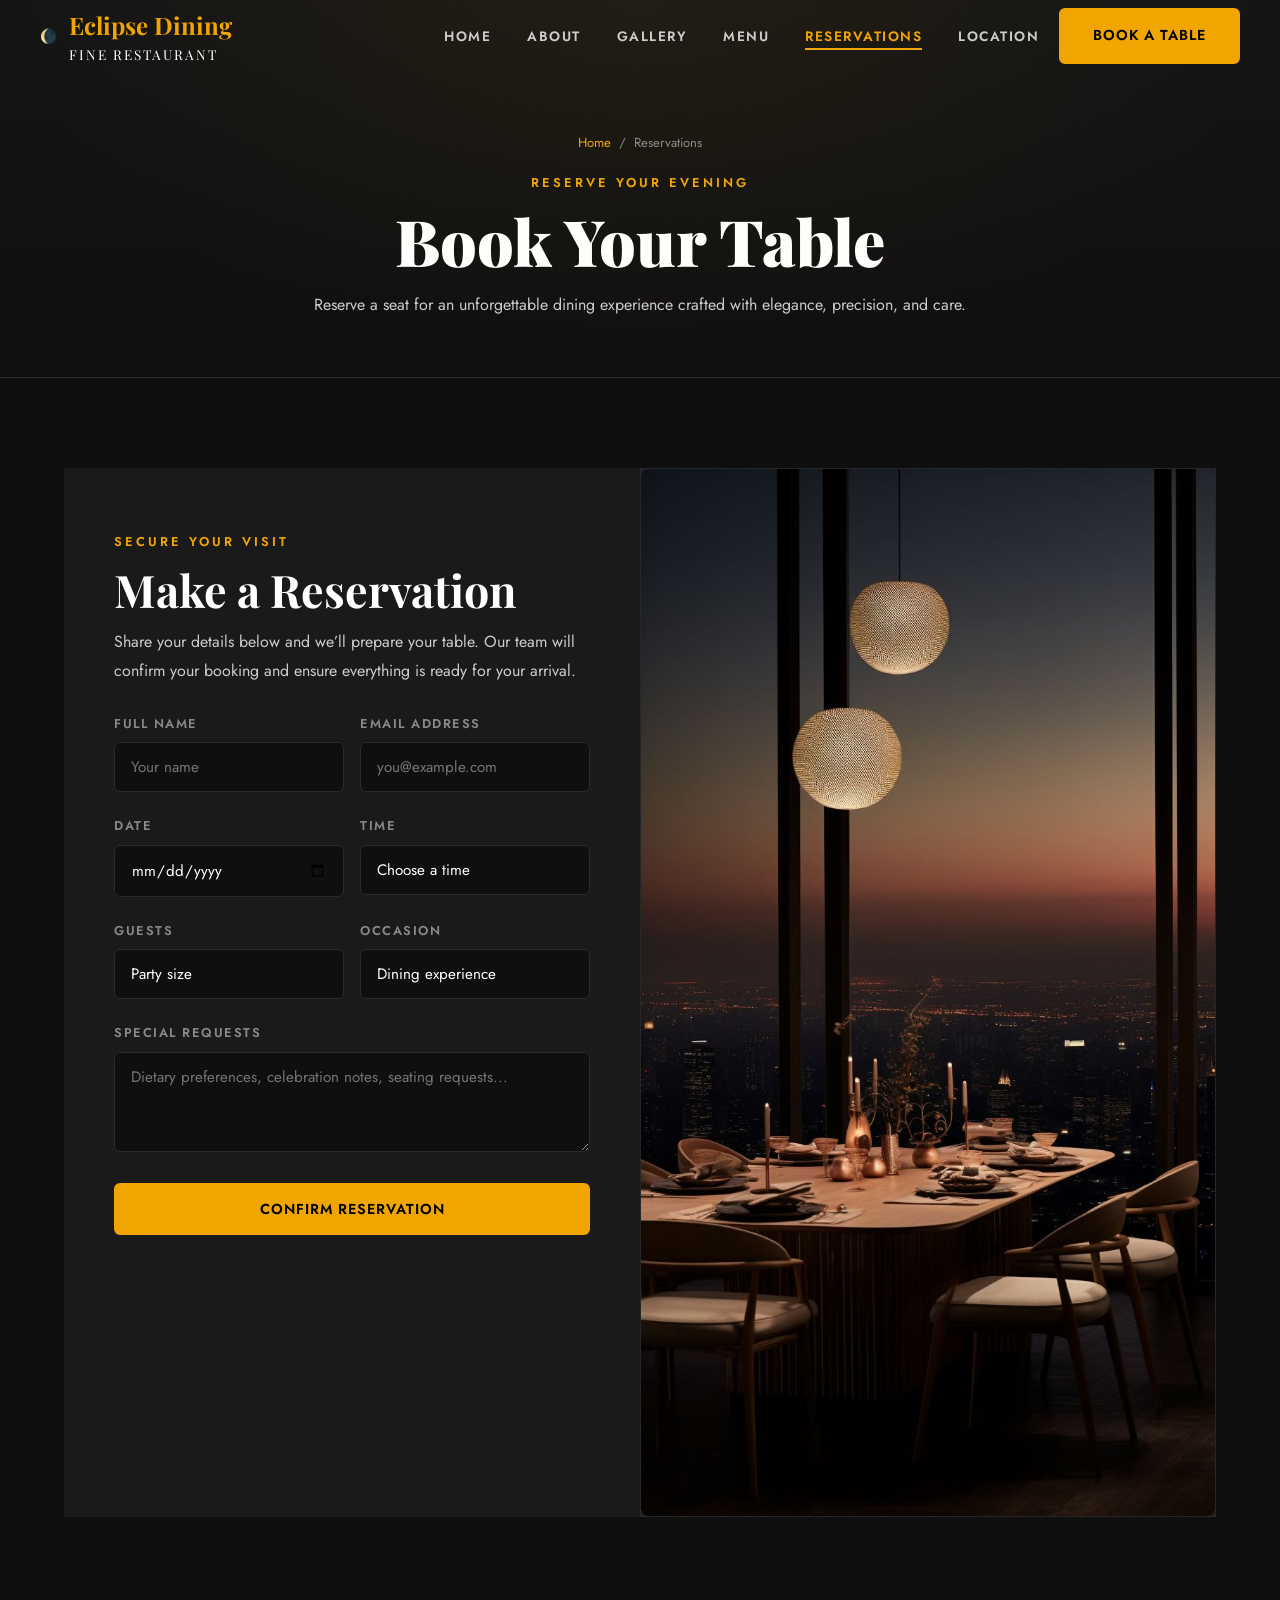
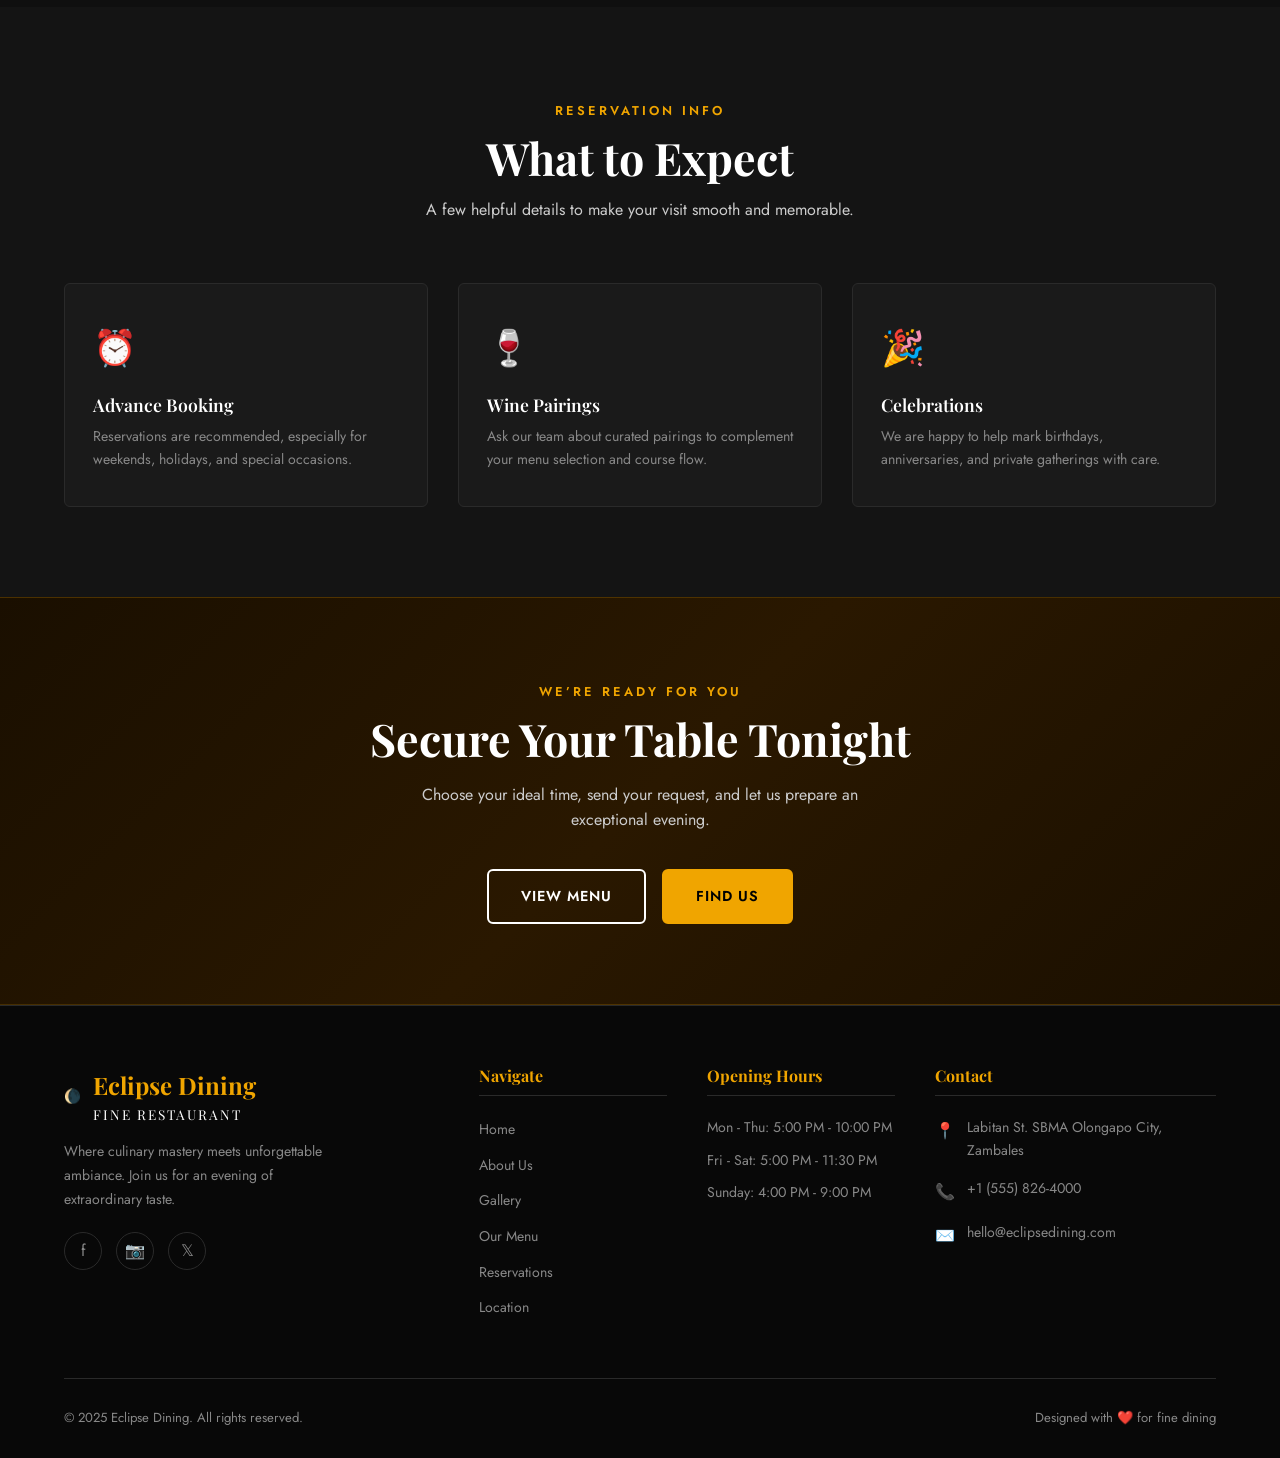
<file: reservation.html>
<!DOCTYPE html>
<html lang="en">
<head>
  <meta charset="UTF-8" />
  <meta name="viewport" content="width=device-width, initial-scale=1.0" />
  <title>Reservations - Eclipse Dining</title>
  <link rel="stylesheet" href="style.css" />
</head>
<body>

  <!-- NAVBAR -->
  <nav class="navbar">
    <div class="nav-logo">
      <span class="nav-logo-icon">🌘</span>
      <div>
        Eclipse Dining
        <span>Fine Restaurant</span>
      </div>
    </div>
    <ul class="nav-links">
      <li><a href="index.html">Home</a></li>
      <li><a href="about.html">About</a></li>
      <li><a href="gallery.html">Gallery</a></li>
      <li><a href="menu.html">Menu</a></li>
      <li><a href="reservation.html">Reservations</a></li>
      <li><a href="location.html">Location</a></li>
    </ul>
    <a href="reservation.html" class="btn btn-primary nav-cta">Book a Table</a>
    <button class="hamburger" aria-label="Menu">
      <span></span><span></span><span></span>
    </button>
  </nav>

  <!-- Mobile Menu -->
  <div class="mobile-menu">
    <a href="index.html">Home</a>
    <a href="about.html">About Us</a>
    <a href="gallery.html">Gallery</a>
    <a href="menu.html">Menu</a>
    <a href="reservation.html">Reservations</a>
    <a href="location.html">Location & Hours</a>
  </div>

  <!-- PAGE HERO -->
  <section class="page-hero">
    <div class="container">
      <div class="breadcrumb">
        <a href="index.html">Home</a>
        <span>/</span>
        <span>Reservations</span>
      </div>
      <span class="section-tag">Reserve Your Evening</span>
      <h1>Book Your Table</h1>
      <p>Reserve a seat for an unforgettable dining experience crafted with elegance, precision, and care.</p>
    </div>
  </section>

  <!-- RESERVATION SECTION -->
  <section class="section">
    <div class="container">
      <div class="reservation-section">
        <div class="reservation-form-side fade-in">
          <span class="section-tag">Secure Your Visit</span>
          <h2>Make a Reservation</h2>
          <p style="color:var(--text-light);margin:12px 0 28px;line-height:1.8;">
            Share your details below and we’ll prepare your table. Our team will confirm your booking
            and ensure everything is ready for your arrival.
          </p>

          <form id="reservationForm">
            <div class="form-row">
              <div class="form-group">
                <label for="res-name">Full Name</label>
                <input type="text" id="res-name" placeholder="Your name" />
              </div>
              <div class="form-group">
                <label for="res-email">Email Address</label>
                <input type="email" id="res-email" placeholder="you@example.com" />
              </div>
            </div>

            <div class="form-row">
              <div class="form-group">
                <label for="res-date">Date</label>
                <input type="date" id="res-date" />
              </div>
              <div class="form-group">
                <label for="res-time">Time</label>
                <select id="res-time">
                  <option value="">Choose a time</option>
                  <option>17:00</option>
                  <option>17:30</option>
                  <option>18:00</option>
                  <option>18:30</option>
                  <option>19:00</option>
                  <option>19:30</option>
                  <option>20:00</option>
                  <option>20:30</option>
                  <option>21:00</option>
                </select>
              </div>
            </div>

            <div class="form-row">
              <div class="form-group">
                <label for="res-guests">Guests</label>
                <select id="res-guests">
                  <option value="">Party size</option>
                  <option>1</option>
                  <option>2</option>
                  <option>3</option>
                  <option>4</option>
                  <option>5</option>
                  <option>6</option>
                  <option>7</option>
                  <option>8</option>
                </select>
              </div>
              <div class="form-group">
                <label for="res-occasion">Occasion</label>
                <select id="res-occasion">
                  <option>Dining experience</option>
                  <option>Anniversary</option>
                  <option>Birthday</option>
                  <option>Business Dinner</option>
                  <option>Celebration</option>
                  <option>Other</option>
                </select>
              </div>
            </div>

            <div class="form-group">
              <label for="res-notes">Special Requests</label>
              <textarea id="res-notes" placeholder="Dietary preferences, celebration notes, seating requests..."></textarea>
            </div>

            <button type="submit" class="btn btn-primary" style="width:100%;justify-content:center;">Confirm Reservation</button>
          </form>
        </div>

        <div class="reservation-img-side fade-in" data-delay="150">
          <div class="img-placeholder" style="min-height:100%;">
            <img src="Images/elegant_diningroom.jpg" alt="Reservation Image" style="width:100%;height:100%;object-fit:cover;border-radius:8px;">
          </div>
        </div>
      </div>
    </div>
  </section>

  <!-- INFO STRIP -->
  <section class="section section-alt">
    <div class="container">
      <div class="section-header">
        <span class="section-tag">Reservation Info</span>
        <h2>What to Expect</h2>
        <p>A few helpful details to make your visit smooth and memorable.</p>
      </div>
      <div class="grid-3">
        <div class="feature-box fade-in">
          <div class="feature-icon">⏰</div>
          <h3>Advance Booking</h3>
          <p>Reservations are recommended, especially for weekends, holidays, and special occasions.</p>
        </div>
        <div class="feature-box fade-in" data-delay="100">
          <div class="feature-icon">🍷</div>
          <h3>Wine Pairings</h3>
          <p>Ask our team about curated pairings to complement your menu selection and course flow.</p>
        </div>
        <div class="feature-box fade-in" data-delay="200">
          <div class="feature-icon">🎉</div>
          <h3>Celebrations</h3>
          <p>We are happy to help mark birthdays, anniversaries, and private gatherings with care.</p>
        </div>
      </div>
    </div>
  </section>

  <!-- CTA -->
  <section class="cta-banner">
    <div class="container">
      <span class="section-tag">We’re Ready for You</span>
      <h2>Secure Your Table Tonight</h2>
      <p>Choose your ideal time, send your request, and let us prepare an exceptional evening.</p>
      <div style="display:flex;gap:16px;justify-content:center;flex-wrap:wrap;">
        <a href="menu.html" class="btn btn-outline">View Menu</a>
        <a href="location.html" class="btn btn-primary">Find Us</a>
      </div>
    </div>
  </section>

  <!-- FOOTER -->
  <footer class="footer">
    <div class="container">
      <div class="footer-grid">
        <div class="footer-brand">
          <div class="nav-logo" style="margin-bottom:0;">
            <span class="nav-logo-icon">🌘</span>
            <div>Eclipse Dining<span>Fine Restaurant</span></div>
          </div>
          <p>Where culinary mastery meets unforgettable ambiance. Join us for an evening of extraordinary taste.</p>
          <div class="social-links" style="margin-top:20px;">
            <a class="social-link" href="#" title="Facebook">f</a>
            <a class="social-link" href="#" title="Instagram">📷</a>
            <a class="social-link" href="#" title="Twitter">𝕏</a>
          </div>
        </div>
        <div class="footer-col">
          <h4>Navigate</h4>
          <ul>
            <li><a href="index.html">Home</a></li>
            <li><a href="about.html">About Us</a></li>
            <li><a href="gallery.html">Gallery</a></li>
            <li><a href="menu.html">Our Menu</a></li>
            <li><a href="reservation.html">Reservations</a></li>
            <li><a href="location.html">Location</a></li>
          </ul>
        </div>
        <div class="footer-col">
          <h4>Opening Hours</h4>
          <ul>
            <li style="color:var(--text-muted);font-size:0.88rem;margin-bottom:10px;">Mon - Thu: 5:00 PM - 10:00 PM</li>
            <li style="color:var(--text-muted);font-size:0.88rem;margin-bottom:10px;">Fri - Sat: 5:00 PM - 11:30 PM</li>
            <li style="color:var(--text-muted);font-size:0.88rem;margin-bottom:10px;">Sunday: 4:00 PM - 9:00 PM</li>
          </ul>
        </div>
        <div class="footer-col">
          <h4>Contact</h4>
          <div class="footer-contact-item">
            <span class="footer-contact-icon">📍</span>
            <span>Labitan St. SBMA Olongapo City, Zambales</span>
          </div>
          <div class="footer-contact-item">
            <span class="footer-contact-icon">📞</span>
            <span>+1 (555) 826-4000</span>
          </div>
          <div class="footer-contact-item">
            <span class="footer-contact-icon">✉️</span>
            <span>hello@eclipsedining.com</span>
          </div>
        </div>
      </div>
      <div class="footer-bottom">
        <span>© 2025 Eclipse Dining. All rights reserved.</span>
        <span>Designed with ❤️ for fine dining</span>
      </div>
    </div>
  </footer>

  <button class="back-to-top" title="Back to top">↑</button>
  <script src="main.js"></script>
</body>
</html>
</file>
<file: style.css>
/* =============================================
   ECLIPSE DINING — Central Stylesheet
   Color Palette inspired by reference image:
   Dark bg, amber/gold accent, white text
   ============================================= */

@import url('https://fonts.googleapis.com/css2?family=Playfair+Display:wght@400;600;700;900&family=Jost:wght@300;400;500;600&display=swap');

/* ── CSS Variables ── */
:root {
  --bg-dark:     #0f0f0f;
  --bg-card:     #1a1a1a;
  --bg-section:  #141414;
  --accent:      #f0a500;
  --accent-dark: #c8850a;
  --accent-light:#ffd166;
  --text-white:  #ffffff;
  --text-light:  #cccccc;
  --text-muted:  #888888;
  --border:      #2a2a2a;
  --nav-height:  72px;
  --radius:      6px;
  --shadow:      0 8px 32px rgba(0,0,0,0.5);
}

/* ── Reset & Base ── */
*, *::before, *::after { box-sizing: border-box; margin: 0; padding: 0; }

html { scroll-behavior: smooth; }

body {
  font-family: 'Jost', sans-serif;
  background: var(--bg-dark);
  color: var(--text-white);
  line-height: 1.6;
  overflow-x: hidden;
}

img { display: block; width: 100%; object-fit: cover; }
a  { text-decoration: none; color: inherit; }
ul { list-style: none; }

/* ── Typography ── */
h1, h2, h3, h4 { font-family: 'Playfair Display', serif; line-height: 1.2; }
h1 { font-size: clamp(2.2rem, 5vw, 4rem); font-weight: 900; }
h2 { font-size: clamp(1.8rem, 3.5vw, 2.8rem); font-weight: 700; }
h3 { font-size: 1.4rem; font-weight: 600; }

.section-tag {
  display: inline-block;
  color: var(--accent);
  font-size: 0.8rem;
  font-weight: 600;
  letter-spacing: 3px;
  text-transform: uppercase;
  margin-bottom: 0.6rem;
}

/* ── Layout Utilities ── */
.container { max-width: 1200px; margin: 0 auto; padding: 0 24px; }
.section    { padding: 90px 0; }
.section-alt { background: var(--bg-section); }

.grid-2 { display: grid; grid-template-columns: 1fr 1fr; gap: 60px; align-items: center; }
.grid-3 { display: grid; grid-template-columns: repeat(3, 1fr); gap: 30px; }
.grid-4 { display: grid; grid-template-columns: repeat(4, 1fr); gap: 24px; }

/* ── Buttons ── */
.btn {
  display: inline-flex;
  align-items: center;
  gap: 8px;
  padding: 14px 32px;
  border-radius: var(--radius);
  font-family: 'Jost', sans-serif;
  font-weight: 600;
  font-size: 0.9rem;
  letter-spacing: 1px;
  text-transform: uppercase;
  cursor: pointer;
  transition: all 0.3s ease;
  border: 2px solid transparent;
}

.btn-primary {
  background: var(--accent);
  color: #000;
  border-color: var(--accent);
}
.btn-primary:hover {
  background: var(--accent-dark);
  border-color: var(--accent-dark);
  transform: translateY(-2px);
  box-shadow: 0 6px 20px rgba(240,165,0,0.35);
}

.btn-outline {
  background: transparent;
  color: var(--text-white);
  border-color: var(--text-white);
}
.btn-outline:hover {
  background: var(--text-white);
  color: #000;
  transform: translateY(-2px);
}

.btn-accent-outline {
  background: transparent;
  color: var(--accent);
  border-color: var(--accent);
}
.btn-accent-outline:hover {
  background: var(--accent);
  color: #000;
  transform: translateY(-2px);
}

/* ── Navbar ── */
.navbar {
  position: fixed;
  top: 0; left: 0; right: 0;
  z-index: 1000;
  height: var(--nav-height);
  display: flex;
  align-items: center;
  padding: 0 40px;
  transition: background 0.4s ease, box-shadow 0.4s ease;
}

.navbar.scrolled {
  background: rgba(10,10,10,0.96);
  box-shadow: 0 2px 20px rgba(0,0,0,0.6);
  backdrop-filter: blur(12px);
}

.nav-logo {
  display: flex;
  align-items: center;
  gap: 10px;
  font-family: 'Playfair Display', serif;
  font-size: 1.5rem;
  font-weight: 700;
  color: var(--accent);
  margin-right: auto;
}
.nav-logo span { color: var(--text-white); font-weight: 300; font-size: 0.85rem; display: block; letter-spacing: 2px; text-transform: uppercase; }
.nav-logo-icon { font-size: 1.6rem; }

.nav-links {
  display: flex;
  align-items: center;
  gap: 36px;
}

.nav-links a {
  font-size: 0.85rem;
  font-weight: 600;
  letter-spacing: 1.5px;
  text-transform: uppercase;
  color: var(--text-light);
  position: relative;
  transition: color 0.2s;
}
.nav-links a::after {
  content: '';
  position: absolute;
  bottom: -4px; left: 0;
  width: 0; height: 2px;
  background: var(--accent);
  transition: width 0.3s ease;
}
.nav-links a:hover,
.nav-links a.active { color: var(--accent); }
.nav-links a:hover::after,
.nav-links a.active::after { width: 100%; }

.nav-cta { margin-left: 20px; }

/* Hamburger */
.hamburger {
  display: none;
  flex-direction: column;
  gap: 5px;
  cursor: pointer;
  padding: 6px;
  margin-left: auto;
}
.hamburger span {
  display: block;
  width: 26px; height: 2px;
  background: var(--text-white);
  transition: all 0.3s;
}
.hamburger.open span:nth-child(1) { transform: translateY(7px) rotate(45deg); }
.hamburger.open span:nth-child(2) { opacity: 0; }
.hamburger.open span:nth-child(3) { transform: translateY(-7px) rotate(-45deg); }

.mobile-menu {
  display: none;
  position: fixed;
  top: var(--nav-height); left: 0; right: 0;
  background: rgba(10,10,10,0.97);
  backdrop-filter: blur(12px);
  padding: 24px 40px;
  flex-direction: column;
  gap: 20px;
  z-index: 999;
  border-top: 1px solid var(--border);
}
.mobile-menu.open { display: flex; }
.mobile-menu a {
  font-size: 1rem;
  font-weight: 600;
  letter-spacing: 1.5px;
  text-transform: uppercase;
  color: var(--text-light);
  padding: 8px 0;
  border-bottom: 1px solid var(--border);
  transition: color 0.2s;
}
.mobile-menu a:hover { color: var(--accent); }

/* ── Hero ── */
.hero {
  min-height: 100vh;
  display: flex;
  align-items: center;
  position: relative;
  overflow: hidden;
}

.hero-bg {
  position: absolute;
  inset: 0;
  background: linear-gradient(to right, rgba(10,10,10,0.92) 45%, rgba(10,10,10,0.3) 100%);
  z-index: 1;
}

.hero-bg-img {
  position: absolute;
  inset: 0;
  background: #1a1a1a;
  z-index: 0;
}

/* Placeholder for hero background image */
.hero-bg-placeholder {
  position: absolute;
  inset: 0;
  background: linear-gradient(135deg, #1a1a1a 0%, #2a1a00 50%, #1a0f00 100%);
  display: flex;
  align-items: center;
  justify-content: center;
  font-size: 5rem;
  opacity: 0.15;
}

.hero-content {
  position: relative;
  z-index: 2;
  padding-top: var(--nav-height);
  max-width: 620px;
}

.hero-tag {
  color: var(--accent);
  font-size: 0.8rem;
  font-weight: 600;
  letter-spacing: 4px;
  text-transform: uppercase;
  margin-bottom: 16px;
  display: flex;
  align-items: center;
  gap: 10px;
}
.hero-tag::before {
  content: '';
  display: block;
  width: 40px; height: 1px;
  background: var(--accent);
}

.hero h1 { margin-bottom: 20px; }
.hero h1 em { color: var(--accent); font-style: normal; }

.hero p {
  color: var(--text-light);
  font-size: 1.05rem;
  margin-bottom: 36px;
  line-height: 1.7;
  max-width: 500px;
}

.hero-btns { display: flex; gap: 16px; flex-wrap: wrap; }

.hero-food-img {
  position: absolute;
  right: 5%;
  top: 50%;
  transform: translateY(-50%);
  z-index: 2;
  width: min(480px, 40vw);
  aspect-ratio: 1;
  border-radius: 50%;
  overflow: hidden;
  border: 4px solid rgba(240,165,0,0.3);
  box-shadow: 0 0 80px rgba(240,165,0,0.15);
}

/* Image Placeholder Utility */
.img-placeholder {
  background: #222;
  display: flex;
  flex-direction: column;
  align-items: center;
  justify-content: center;
  gap: 10px;
  color: var(--text-muted);
  font-size: 0.8rem;
  letter-spacing: 1px;
  text-transform: uppercase;
  width: 100%;
  height: 100%;
  min-height: 200px;
  border: 1px dashed var(--border);
}
.img-placeholder span { font-size: 2.5rem; }

/* ── Section Headers ── */
.section-header { text-align: center; margin-bottom: 60px; }
.section-header p { color: var(--text-light); margin-top: 12px; max-width: 560px; margin-left: auto; margin-right: auto; }

/* ── Cards ── */
.card {
  background: var(--bg-card);
  border: 1px solid var(--border);
  border-radius: var(--radius);
  overflow: hidden;
  transition: transform 0.3s ease, box-shadow 0.3s ease, border-color 0.3s ease;
}
.card:hover {
  transform: translateY(-6px);
  box-shadow: var(--shadow);
  border-color: rgba(240,165,0,0.3);
}

.card-img { height: 220px; overflow: hidden; }
.card-img img, .card-img .img-placeholder { height: 100%; transition: transform 0.4s ease; }
.card:hover .card-img img { transform: scale(1.07); }

.card-body { padding: 24px; }
.card-body h3 { margin-bottom: 8px; }
.card-body p  { color: var(--text-light); font-size: 0.92rem; }

/* ── Gallery Grid ── */
.gallery-grid {
  display: grid;
  grid-template-columns: repeat(3, 1fr);
  grid-auto-rows: 240px;
  gap: 12px;
}
.gallery-item { overflow: hidden; border-radius: var(--radius); cursor: pointer; position: relative; }
.gallery-item img, .gallery-item .img-placeholder { height: 100%; transition: transform 0.4s ease; }
.gallery-item:hover img { transform: scale(1.08); }
.gallery-item.tall { grid-row: span 2; }
.gallery-item.wide { grid-column: span 2; }

.gallery-overlay {
  position: absolute;
  inset: 0;
  background: rgba(240,165,0,0);
  display: flex;
  align-items: center;
  justify-content: center;
  font-size: 2rem;
  transition: background 0.3s;
}
.gallery-item:hover .gallery-overlay { background: rgba(240,165,0,0.15); }

/* ── Menu Tabs ── */
.menu-tabs {
  display: flex;
  justify-content: center;
  gap: 12px;
  flex-wrap: wrap;
  margin-bottom: 48px;
}
.menu-tab {
  padding: 10px 28px;
  border-radius: 40px;
  font-size: 0.85rem;
  font-weight: 600;
  letter-spacing: 1px;
  text-transform: uppercase;
  cursor: pointer;
  border: 2px solid var(--border);
  color: var(--text-muted);
  background: transparent;
  transition: all 0.3s;
}
.menu-tab:hover, .menu-tab.active {
  border-color: var(--accent);
  color: var(--accent);
  background: rgba(240,165,0,0.08);
}

.menu-grid { display: none; grid-template-columns: 1fr 1fr; gap: 20px; }
.menu-grid.active { display: grid; }

.menu-item {
  background: var(--bg-card);
  border: 1px solid var(--border);
  border-radius: var(--radius);
  display: flex;
  gap: 16px;
  padding: 16px;
  align-items: flex-start;
  transition: border-color 0.3s;
}
.menu-item:hover { border-color: rgba(240,165,0,0.4); }

.menu-item-img {
  width: 90px;
  height: 90px;
  border-radius: var(--radius);
  overflow: hidden;
  flex-shrink: 0;
}
.menu-item-img .img-placeholder { min-height: unset; height: 100%; font-size: 0; }
.menu-item-img .img-placeholder span { font-size: 1.8rem; }

.menu-item-info { flex: 1; }
.menu-item-info h4 { font-family: 'Playfair Display', serif; font-size: 1rem; margin-bottom: 4px; }
.menu-item-info p  { font-size: 0.82rem; color: var(--text-muted); margin-bottom: 10px; }

.menu-item-footer { display: flex; align-items: center; justify-content: space-between; }
.menu-price { color: var(--accent); font-weight: 700; font-size: 1.05rem; }
.menu-badge {
  font-size: 0.72rem;
  font-weight: 600;
  letter-spacing: 1px;
  text-transform: uppercase;
  padding: 3px 10px;
  border-radius: 20px;
  background: rgba(240,165,0,0.15);
  color: var(--accent);
}

/* ── Stats Row ── */
.stats-row {
  display: grid;
  grid-template-columns: repeat(4, 1fr);
  gap: 2px;
  border: 1px solid var(--border);
  border-radius: var(--radius);
  overflow: hidden;
}
.stat-box {
  padding: 40px 20px;
  text-align: center;
  background: var(--bg-card);
}
.stat-box:not(:last-child) { border-right: 1px solid var(--border); }
.stat-num {
  font-family: 'Playfair Display', serif;
  font-size: 2.8rem;
  font-weight: 900;
  color: var(--accent);
  line-height: 1;
  margin-bottom: 8px;
}
.stat-label { color: var(--text-muted); font-size: 0.82rem; letter-spacing: 1px; text-transform: uppercase; }

/* ── Team / Chef Cards ── */
.chef-card { text-align: center; }
.chef-img {
  width: 180px; height: 180px;
  border-radius: 50%;
  overflow: hidden;
  margin: 0 auto 20px;
  border: 3px solid var(--accent);
}
.chef-name { font-family: 'Playfair Display', serif; font-size: 1.2rem; margin-bottom: 4px; }
.chef-role { color: var(--accent); font-size: 0.82rem; letter-spacing: 2px; text-transform: uppercase; }

/* ── Reservation Form ── */
.reservation-section {
  display: grid;
  grid-template-columns: 1fr 1fr;
  gap: 0;
  min-height: 600px;
}
.reservation-form-side {
  background: var(--bg-card);
  padding: 60px 50px;
}
.reservation-img-side { overflow: hidden; }
.reservation-img-side .img-placeholder { min-height: 100%; height: 100%; }

.form-group { margin-bottom: 24px; }
.form-group label {
  display: block;
  font-size: 0.8rem;
  font-weight: 600;
  letter-spacing: 1.5px;
  text-transform: uppercase;
  color: var(--text-muted);
  margin-bottom: 8px;
}
.form-group input,
.form-group select,
.form-group textarea {
  width: 100%;
  background: var(--bg-dark);
  border: 1px solid var(--border);
  border-radius: var(--radius);
  color: var(--text-white);
  font-family: 'Jost', sans-serif;
  font-size: 0.95rem;
  padding: 13px 16px;
  transition: border-color 0.3s;
  appearance: none;
}
.form-group input:focus,
.form-group select:focus,
.form-group textarea:focus {
  outline: none;
  border-color: var(--accent);
}
.form-group textarea { resize: vertical; min-height: 100px; }
.form-group select option { background: var(--bg-dark); }

.form-row { display: grid; grid-template-columns: 1fr 1fr; gap: 16px; }

/* ── Location / Hours ── */
.info-block { margin-bottom: 40px; }
.info-block h3 {
  font-family: 'Playfair Display', serif;
  color: var(--accent);
  margin-bottom: 16px;
  padding-bottom: 12px;
  border-bottom: 1px solid var(--border);
}
.hours-row {
  display: flex;
  justify-content: space-between;
  padding: 10px 0;
  border-bottom: 1px solid var(--border);
  font-size: 0.92rem;
}
.hours-row .day { color: var(--text-muted); }
.hours-row .time { color: var(--text-white); font-weight: 500; }
.hours-row .closed { color: #e05252; }

.map-placeholder {
  background: var(--bg-card);
  border: 1px solid var(--border);
  border-radius: var(--radius);
  height: 320px;
  display: flex;
  flex-direction: column;
  align-items: center;
  justify-content: center;
  gap: 12px;
  color: var(--text-muted);
  font-size: 0.85rem;
}
.map-placeholder .map-icon { font-size: 3rem; }

/* ── Testimonials ── */
.testimonial-card {
  background: var(--bg-card);
  border: 1px solid var(--border);
  border-radius: var(--radius);
  padding: 32px;
  position: relative;
}
.testimonial-card::before {
  content: '"';
  font-family: 'Playfair Display', serif;
  font-size: 6rem;
  color: var(--accent);
  opacity: 0.2;
  position: absolute;
  top: -10px; left: 20px;
  line-height: 1;
}
.testimonial-text { color: var(--text-light); font-size: 0.95rem; margin-bottom: 20px; line-height: 1.7; }
.testimonial-author { display: flex; align-items: center; gap: 12px; }
.testimonial-avatar {
  width: 46px; height: 46px;
  border-radius: 50%;
  overflow: hidden;
  background: var(--border);
  display: flex; align-items: center; justify-content: center;
  font-size: 1.2rem;
}
.testimonial-name  { font-weight: 600; font-size: 0.9rem; }
.testimonial-stars { color: var(--accent); font-size: 0.8rem; margin-top: 2px; }

/* ── Features / Why us ── */
.feature-box {
  padding: 36px 28px;
  background: var(--bg-card);
  border: 1px solid var(--border);
  border-radius: var(--radius);
  transition: border-color 0.3s, transform 0.3s;
}
.feature-box:hover { border-color: rgba(240,165,0,0.4); transform: translateY(-4px); }
.feature-icon { font-size: 2.2rem; margin-bottom: 18px; }
.feature-box h3 { margin-bottom: 10px; font-size: 1.1rem; }
.feature-box p  { color: var(--text-muted); font-size: 0.88rem; }

/* ── CTA Banner ── */
.cta-banner {
  background: linear-gradient(135deg, #1a0f00 0%, #2a1800 50%, #1a0f00 100%);
  border-top: 1px solid rgba(240,165,0,0.2);
  border-bottom: 1px solid rgba(240,165,0,0.2);
  text-align: center;
  padding: 80px 24px;
}
.cta-banner h2 { margin-bottom: 16px; }
.cta-banner p  { color: var(--text-light); margin-bottom: 36px; max-width: 500px; margin-left: auto; margin-right: auto; }

/* ── Footer ── */
.footer {
  background: #080808;
  border-top: 1px solid var(--border);
  padding: 60px 0 30px;
}
.footer-grid {
  display: grid;
  grid-template-columns: 2fr 1fr 1fr 1.5fr;
  gap: 40px;
  margin-bottom: 48px;
}
.footer-brand p { color: var(--text-muted); font-size: 0.88rem; margin-top: 14px; line-height: 1.7; max-width: 280px; }
.footer-col h4 {
  font-family: 'Playfair Display', serif;
  color: var(--accent);
  font-size: 1rem;
  margin-bottom: 20px;
  padding-bottom: 10px;
  border-bottom: 1px solid var(--border);
}
.footer-col ul li { margin-bottom: 10px; }
.footer-col ul a { color: var(--text-muted); font-size: 0.88rem; transition: color 0.2s; }
.footer-col ul a:hover { color: var(--accent); }

.footer-contact-item {
  display: flex;
  gap: 12px;
  align-items: flex-start;
  margin-bottom: 16px;
  color: var(--text-muted);
  font-size: 0.88rem;
}
.footer-contact-icon { color: var(--accent); font-size: 1rem; margin-top: 2px; flex-shrink: 0; }

.footer-bottom {
  border-top: 1px solid var(--border);
  padding-top: 28px;
  display: flex;
  justify-content: space-between;
  align-items: center;
  flex-wrap: wrap;
  gap: 12px;
  color: var(--text-muted);
  font-size: 0.82rem;
}

.social-links { display: flex; gap: 14px; }
.social-link {
  width: 38px; height: 38px;
  border-radius: 50%;
  border: 1px solid var(--border);
  display: flex; align-items: center; justify-content: center;
  font-size: 1rem;
  color: var(--text-muted);
  transition: all 0.3s;
}
.social-link:hover { border-color: var(--accent); color: var(--accent); }

/* ── Page Hero (inner pages) ── */
.page-hero {
  padding: calc(var(--nav-height) + 60px) 0 60px;
  text-align: center;
  background: linear-gradient(to bottom, #151515 0%, var(--bg-dark) 100%);
  border-bottom: 1px solid var(--border);
  position: relative;
  overflow: hidden;
}
.page-hero::before {
  content: '';
  position: absolute;
  inset: 0;
  background: radial-gradient(ellipse at center top, rgba(240,165,0,0.06) 0%, transparent 70%);
}
.page-hero .breadcrumb {
  display: flex;
  justify-content: center;
  gap: 8px;
  font-size: 0.82rem;
  color: var(--text-muted);
  margin-bottom: 16px;
}
.page-hero .breadcrumb a { color: var(--accent); }
.page-hero .breadcrumb span { color: var(--text-muted); }
.page-hero p { color: var(--text-light); margin-top: 12px; }

/* ── Divider ── */
.divider {
  display: flex;
  align-items: center;
  gap: 16px;
  margin: 10px 0 24px;
}
.divider-line { flex: 1; height: 1px; background: var(--border); }
.divider-icon { color: var(--accent); font-size: 1.2rem; }

/* ── Notification Toast ── */
.toast {
  position: fixed;
  bottom: 30px; right: 30px;
  background: var(--bg-card);
  border: 1px solid var(--accent);
  border-radius: var(--radius);
  padding: 16px 24px;
  display: flex;
  align-items: center;
  gap: 12px;
  font-size: 0.9rem;
  box-shadow: var(--shadow);
  z-index: 9999;
  transform: translateY(100px);
  opacity: 0;
  transition: all 0.4s ease;
}
.toast.show { transform: translateY(0); opacity: 1; }
.toast-icon { font-size: 1.4rem; }
.toast-close { margin-left: 12px; cursor: pointer; color: var(--text-muted); font-size: 1.1rem; }

/* ── Back to top ── */
.back-to-top {
  position: fixed;
  bottom: 30px; right: 30px;
  width: 44px; height: 44px;
  background: var(--accent);
  color: #000;
  border-radius: 50%;
  display: flex; align-items: center; justify-content: center;
  font-size: 1.1rem;
  cursor: pointer;
  opacity: 0;
  pointer-events: none;
  transition: opacity 0.3s, transform 0.3s;
  z-index: 900;
  border: none;
}
.back-to-top.visible { opacity: 1; pointer-events: all; }
.back-to-top:hover { transform: translateY(-3px); }

/* ── About Page Specifics ── */
.about-img-wrap {
  position: relative;
}
.about-img-main {
  border-radius: var(--radius);
  overflow: hidden;
  height: 480px;
}
.about-img-badge {
  position: absolute;
  bottom: -20px; right: -20px;
  background: var(--accent);
  color: #000;
  padding: 24px;
  border-radius: var(--radius);
  text-align: center;
  font-family: 'Playfair Display', serif;
}
.about-img-badge .num  { font-size: 2.5rem; font-weight: 900; line-height: 1; }
.about-img-badge .lbl  { font-size: 0.75rem; font-weight: 600; letter-spacing: 1px; text-transform: uppercase; }

.value-list { margin-top: 28px; }
.value-item {
  display: flex;
  gap: 16px;
  align-items: flex-start;
  margin-bottom: 20px;
}
.value-dot {
  width: 10px; height: 10px;
  background: var(--accent);
  border-radius: 50%;
  margin-top: 7px;
  flex-shrink: 0;
}
.value-item h4 { font-size: 1rem; margin-bottom: 4px; }
.value-item p  { color: var(--text-muted); font-size: 0.88rem; }

/* ── Timeline ── */
.timeline {
  position: relative;
  padding: 40px 0;
}
.timeline::before {
  content: '';
  position: absolute;
  left: 50%;
  transform: translateX(-50%);
  width: 2px;
  height: 100%;
  background: linear-gradient(to bottom, var(--accent), transparent);
}
.timeline-item {
  margin-bottom: 48px;
  position: relative;
}
.timeline-item:nth-child(even) .timeline-content {
  margin-left: auto;
  margin-right: 0;
}
.timeline-dot {
  position: absolute;
  left: 50%;
  transform: translateX(-50%);
  width: 16px;
  height: 16px;
  background: var(--accent);
  border: 3px solid var(--bg-dark);
  border-radius: 50%;
  top: 0;
  z-index: 2;
}
.timeline-content {
  width: calc(50% - 40px);
  background: var(--bg-card);
  border: 1px solid var(--border);
  border-radius: var(--radius);
  padding: 28px;
  transition: border-color 0.3s, transform 0.3s;
}
.timeline-content:hover {
  border-color: rgba(240,165,0,0.4);
  transform: translateY(-4px);
}
.timeline-year {
  color: var(--accent);
  font-weight: 700;
  font-size: 0.85rem;
  letter-spacing: 2px;
  text-transform: uppercase;
  display: block;
  margin-bottom: 8px;
}
.timeline-content h4 {
  font-size: 1.1rem;
  margin-bottom: 10px;
  color: var(--text-white);
}
.timeline-content p {
  color: var(--text-light);
  font-size: 0.88rem;
  line-height: 1.6;
}

/* ── Team Cards ── */
.team-card {
  background: var(--bg-card);
  border: 1px solid var(--border);
  border-radius: var(--radius);
  padding: 40px 28px;
  text-align: center;
  transition: border-color 0.3s, transform 0.3s, box-shadow 0.3s;
}
.team-card:hover {
  border-color: rgba(240,165,0,0.4);
  transform: translateY(-8px);
  box-shadow: 0 12px 40px rgba(240,165,0,0.1);
}
.team-avatar {
  font-size: 3.5rem;
  margin-bottom: 16px;
}
.team-card h3 {
  font-size: 1.2rem;
  margin-bottom: 8px;
  color: var(--accent);
}
.team-title {
  font-size: 0.85rem;
  color: var(--text-muted);
  letter-spacing: 1px;
  text-transform: uppercase;
  margin-bottom: 16px;
  font-weight: 600;
}
.team-bio {
  color: var(--text-light);
  font-size: 0.88rem;
  line-height: 1.7;
}

/* ── Values Boxes ── */
.values-box {
  background: var(--bg-card);
  border: 1px solid var(--border);
  border-radius: var(--radius);
  padding: 32px 24px;
  text-align: center;
  transition: border-color 0.3s, transform 0.3s;
}
.values-box:hover {
  border-color: rgba(240,165,0,0.4);
  transform: translateY(-4px);
}
.values-icon {
  font-size: 2.5rem;
  margin-bottom: 16px;
  display: block;
}
.values-box h3 {
  font-size: 1.1rem;
  margin-bottom: 12px;
  color: var(--accent);
}
.values-box p {
  color: var(--text-light);
  font-size: 0.88rem;
  line-height: 1.6;
}

/* ── Awards Grid ── */
.awards-grid {
  display: grid;
  grid-template-columns: repeat(4, 1fr);
  gap: 24px;
}
.award-box {
  background: var(--bg-card);
  border: 2px solid var(--border);
  border-radius: var(--radius);
  padding: 32px 24px;
  text-align: center;
  transition: all 0.3s;
}
.award-box:hover {
  border-color: var(--accent);
  transform: translateY(-6px);
  box-shadow: 0 12px 32px rgba(240,165,0,0.15);
}
.award-icon {
  font-size: 2.8rem;
  margin-bottom: 16px;
  display: block;
}
.award-name {
  font-weight: 600;
  font-size: 0.95rem;
  color: var(--text-white);
  margin-bottom: 6px;
}
.award-year {
  color: var(--accent);
  font-size: 0.82rem;
  letter-spacing: 1px;
  text-transform: uppercase;
}

/* ── Responsive ── */
@media (max-width: 1024px) {
  .grid-4 { grid-template-columns: repeat(2, 1fr); }
  .stats-row { grid-template-columns: repeat(2, 1fr); }
  .stats-row .stat-box:nth-child(2) { border-right: none; }
  .footer-grid { grid-template-columns: 1fr 1fr; }
  
  .timeline::before {
    left: 0;
    transform: translateX(-50%);
  }
  .timeline-item {
    margin-left: 40px;
  }
  .timeline-item:nth-child(even) .timeline-content,
  .timeline-item:nth-child(odd) .timeline-content {
    margin-left: 0;
    margin-right: 0;
    width: calc(100% - 40px);
  }
  .timeline-dot {
    left: 0;
  }
  
  .awards-grid { grid-template-columns: repeat(2, 1fr); }
}

@media (max-width: 768px) {
  .grid-2  { grid-template-columns: 1fr; gap: 36px; }
  .grid-3  { grid-template-columns: 1fr; }
  .grid-4  { grid-template-columns: 1fr 1fr; }
  .menu-grid  { grid-template-columns: 1fr; }
  .reservation-section { grid-template-columns: 1fr; }
  .reservation-img-side { display: none; }
  .reservation-form-side { padding: 40px 24px; }

  .hero-food-img { display: none; }
  .hero-bg { background: rgba(10,10,10,0.88); }

  .nav-links, .nav-cta { display: none; }
  .hamburger { display: flex; }

  .section { padding: 60px 0; }
  .gallery-grid { grid-template-columns: 1fr 1fr; }
  .gallery-item.tall { grid-row: span 1; }
  .gallery-item.wide { grid-column: span 2; }

  .footer-grid { grid-template-columns: 1fr; }
  .footer-bottom { flex-direction: column; text-align: center; }
  
  .timeline::before {
    left: 0;
  }
  .timeline-item {
    margin-left: 32px;
  }
  .timeline-dot {
    left: -8px;
  }
  .timeline-content {
    width: 100%;
  }
  
  .awards-grid { grid-template-columns: 1fr; }
}

@media (max-width: 480px) {
  .grid-4      { grid-template-columns: 1fr; }
  .stats-row   { grid-template-columns: 1fr 1fr; }
  .gallery-grid { grid-template-columns: 1fr; }
  .gallery-item.wide { grid-column: span 1; }
  .form-row    { grid-template-columns: 1fr; }
  .navbar { padding: 0 20px; }
  .hero-btns { flex-direction: column; }
}
</file>
